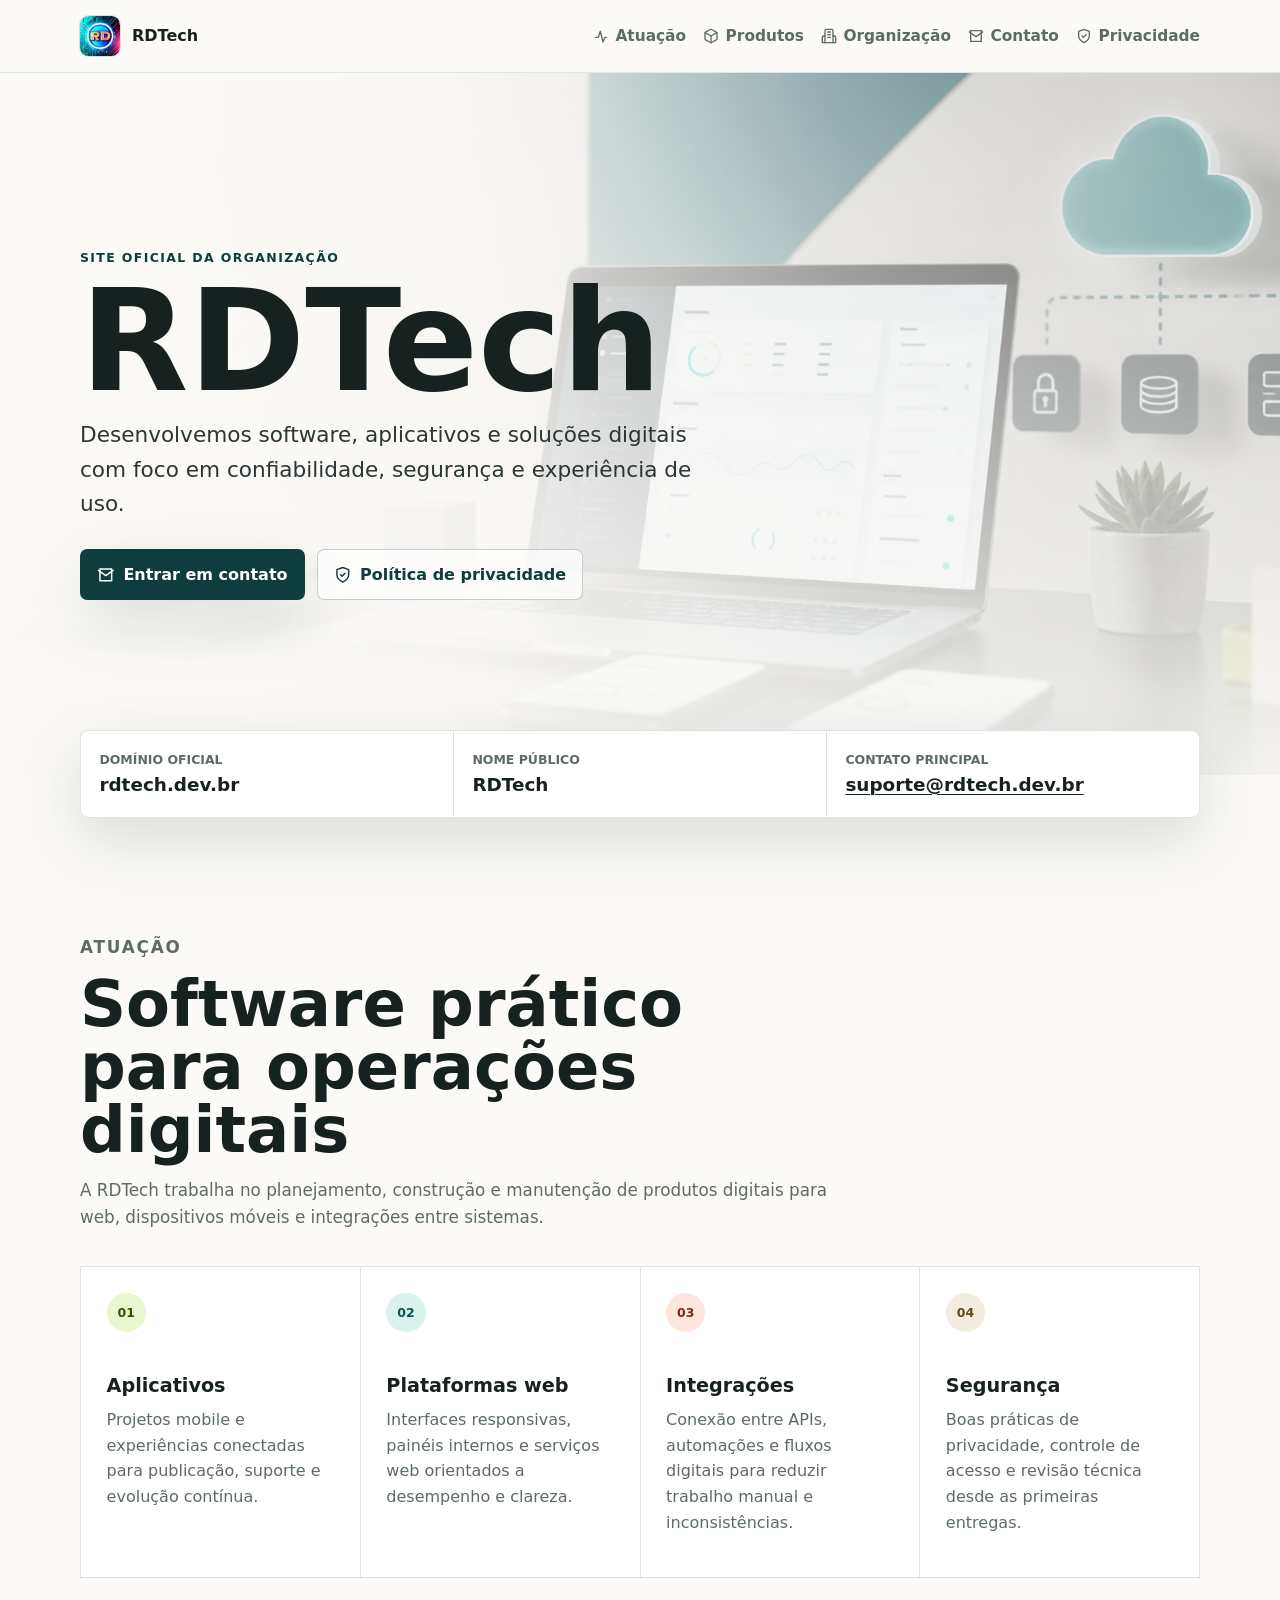
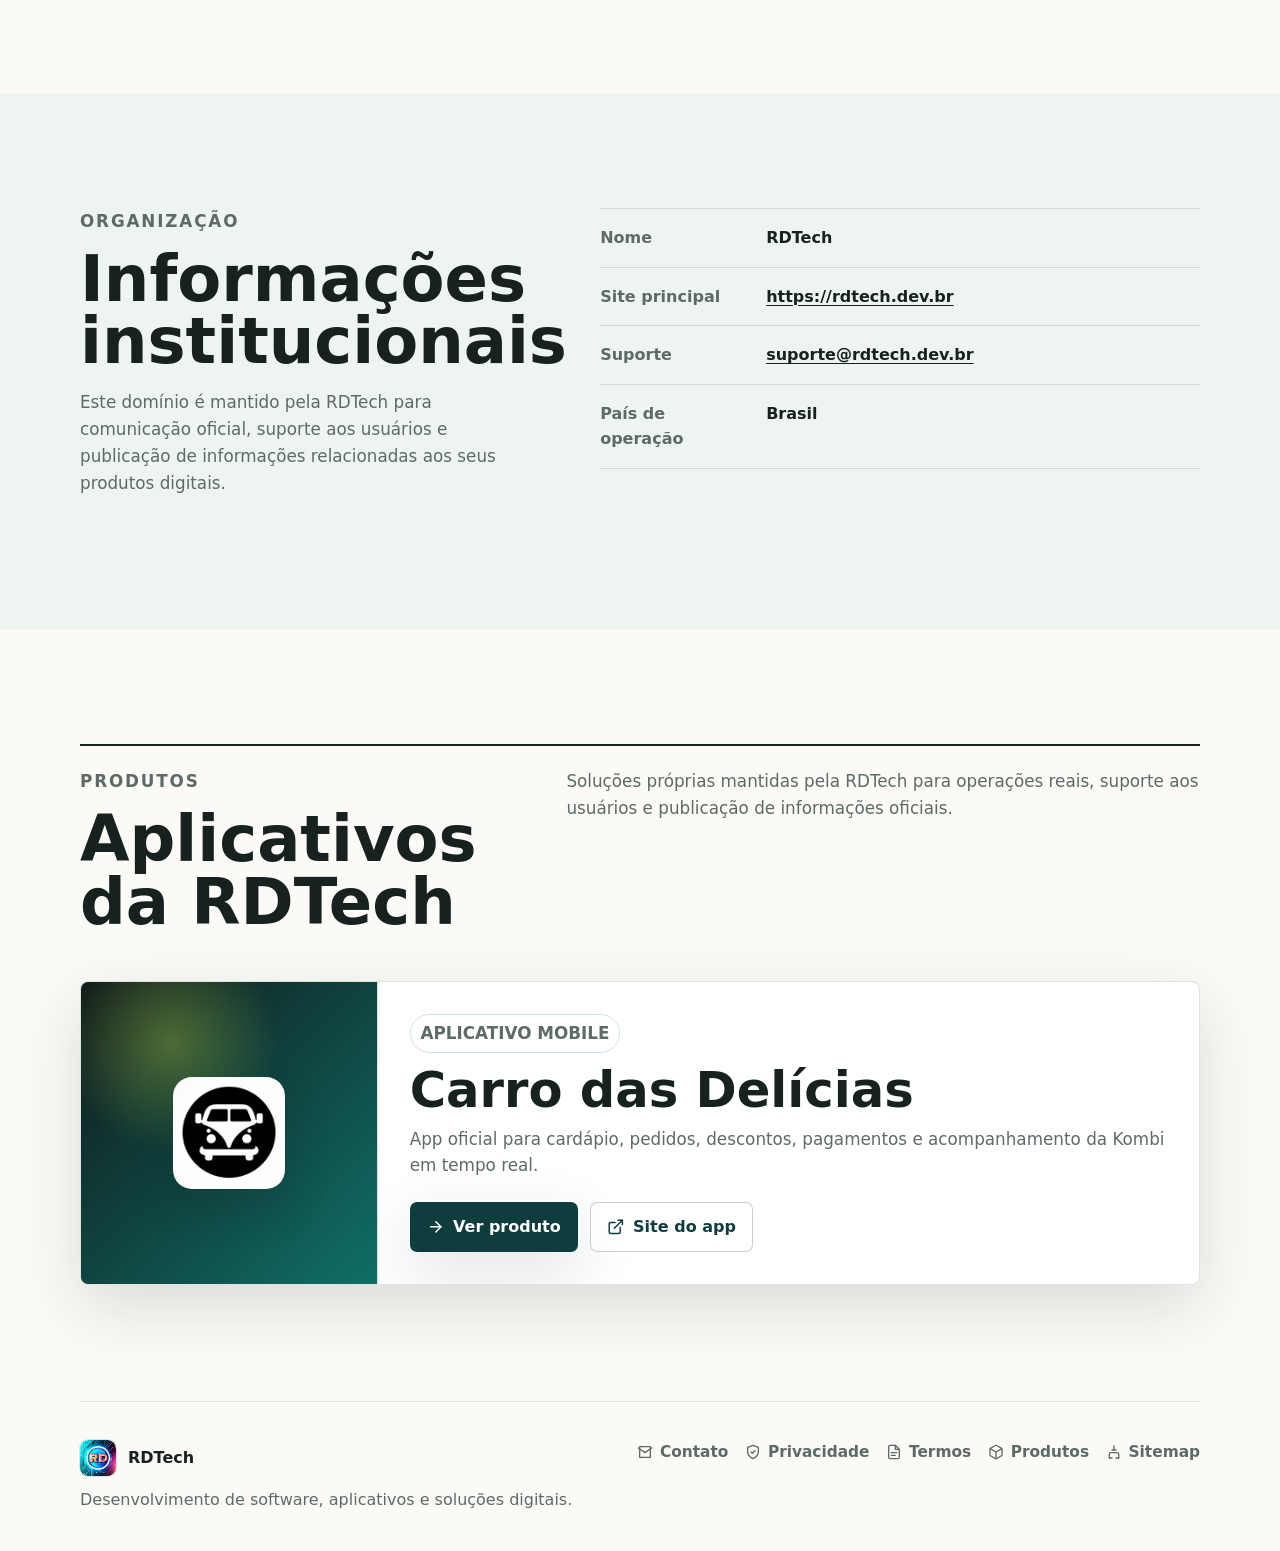
<file: index.html>
<!doctype html>
<html lang="pt-BR">
  <head>
    <meta charset="utf-8">
    <meta name="viewport" content="width=device-width, initial-scale=1">
    <title>RDTech | Site oficial</title>
    <meta name="description" content="Site oficial da RDTech, organização dedicada ao desenvolvimento de software, aplicativos e soluções digitais.">
    <meta name="robots" content="index, follow">
    <meta name="theme-color" content="#0f3d3e">
    <link rel="canonical" href="https://rdtech.dev.br/">
    <link rel="icon" href="/assets/rdtech-icon.png" type="image/png">
    <link rel="apple-touch-icon" href="/assets/rdtech-icon.png">
    <link rel="preload" href="/assets/rdtech-technology-workspace.webp" as="image" type="image/webp">
    <link rel="stylesheet" href="/styles.css">
    <!-- Search Console: prefira verificar rdtech.dev.br como propriedade de domínio via DNS TXT. Se usar tag HTML, cole a meta tag exata do Google aqui. -->
    <script type="application/ld+json">
      {
        "@context": "https://schema.org",
        "@type": "Organization",
        "@id": "https://rdtech.dev.br/#organization",
        "name": "RDTech",
        "url": "https://rdtech.dev.br/",
        "logo": "https://rdtech.dev.br/assets/rdtech-icon.png",
        "email": "suporte@rdtech.dev.br",
        "description": "Organização dedicada ao desenvolvimento de software, aplicativos e soluções digitais.",
        "areaServed": "BR",
        "contactPoint": [
          {
            "@type": "ContactPoint",
            "contactType": "customer support",
            "email": "suporte@rdtech.dev.br",
            "availableLanguage": ["pt-BR"]
          }
        ]
      }
    </script>
    <script type="application/ld+json">
      {
        "@context": "https://schema.org",
        "@type": "WebSite",
        "@id": "https://rdtech.dev.br/#website",
        "name": "RDTech",
        "url": "https://rdtech.dev.br/",
        "publisher": {
          "@id": "https://rdtech.dev.br/#organization"
        },
        "inLanguage": "pt-BR"
      }
    </script>
  </head>
  <body>
    <a class="skip-link" href="#conteudo">Ir para o conteúdo</a>

    <header class="site-header" aria-label="Cabeçalho principal">
      <nav class="nav-shell" aria-label="Navegação principal">
        <a class="brand" href="/" aria-label="RDTech, página inicial">
          <img class="brand-icon" src="/assets/rdtech-icon.png" alt="" width="40" height="40" aria-hidden="true">
          <span>RDTech</span>
        </a>
        <div class="nav-links">
          <a href="/#atuacao">
            <svg aria-hidden="true" viewBox="0 0 24 24">
              <path d="M4 14h4l3-9 4 16 3-7h2"/>
            </svg>
            Atuação
          </a>
          <a href="/#produtos">
            <svg aria-hidden="true" viewBox="0 0 24 24">
              <path d="M21 16V8a2 2 0 0 0-1-1.73l-7-4a2 2 0 0 0-2 0l-7 4A2 2 0 0 0 3 8v8a2 2 0 0 0 1 1.73l7 4a2 2 0 0 0 2 0l7-4A2 2 0 0 0 21 16z"/>
              <path d="m3.27 6.96 8.73 5.05 8.73-5.05"/>
              <path d="M12 22.08V12"/>
            </svg>
            Produtos
          </a>
          <a href="/#organizacao">
            <svg aria-hidden="true" viewBox="0 0 24 24">
              <path d="M6 22V4a2 2 0 0 1 2-2h8a2 2 0 0 1 2 2v18"/>
              <path d="M6 12H4a2 2 0 0 0-2 2v8h20v-8a2 2 0 0 0-2-2h-2"/>
              <path d="M10 6h4"/>
              <path d="M10 10h4"/>
              <path d="M10 14h4"/>
            </svg>
            Organização
          </a>
          <a href="/contato/">
            <svg aria-hidden="true" viewBox="0 0 24 24">
              <path d="M4 4h16v16H4z"/>
              <path d="m22 6-10 7L2 6"/>
            </svg>
            Contato
          </a>
          <a href="/privacidade/">
            <svg aria-hidden="true" viewBox="0 0 24 24">
              <path d="M12 22s8-4 8-10V5l-8-3-8 3v7c0 6 8 10 8 10z"/>
              <path d="M9 12l2 2 4-4"/>
            </svg>
            Privacidade
          </a>
        </div>
      </nav>
    </header>

    <main id="conteudo">
      <section class="hero" aria-labelledby="hero-title">
        <picture class="hero-media">
          <source srcset="/assets/rdtech-technology-workspace.webp" type="image/webp">
          <img class="hero-image" src="/assets/rdtech-technology-workspace.png" alt="Ambiente de trabalho tecnológico com notebook e interfaces digitais.">
        </picture>
        <div class="hero-overlay" aria-hidden="true"></div>
        <div class="hero-content">
          <p class="eyebrow">Site oficial da organização</p>
          <h1 id="hero-title">RDTech</h1>
          <p class="hero-copy">
            Desenvolvemos software, aplicativos e soluções digitais com foco em confiabilidade, segurança e experiência de uso.
          </p>
          <div class="hero-actions" aria-label="Ações principais">
            <a class="button button-primary" href="/contato/">
              <svg aria-hidden="true" viewBox="0 0 24 24">
                <path d="M4 4h16v16H4z"/>
                <path d="m22 6-10 7L2 6"/>
              </svg>
              Entrar em contato
            </a>
            <a class="button button-secondary" href="/privacidade/">
              <svg aria-hidden="true" viewBox="0 0 24 24">
                <path d="M12 22s8-4 8-10V5l-8-3-8 3v7c0 6 8 10 8 10z"/>
                <path d="M9 12l2 2 4-4"/>
              </svg>
              Política de privacidade
            </a>
          </div>
        </div>
      </section>

      <section class="identity-strip" aria-label="Identificação oficial">
        <div>
          <span class="identity-label">Domínio oficial</span>
          <strong>rdtech.dev.br</strong>
        </div>
        <div>
          <span class="identity-label">Nome público</span>
          <strong>RDTech</strong>
        </div>
        <div>
          <span class="identity-label">Contato principal</span>
          <strong><a href="mailto:suporte@rdtech.dev.br">suporte@rdtech.dev.br</a></strong>
        </div>
      </section>

      <section class="section" id="atuacao" aria-labelledby="atuacao-title">
        <div class="section-heading">
          <p class="eyebrow">Atuação</p>
          <h2 id="atuacao-title">Software prático para operações digitais</h2>
          <p>
            A RDTech trabalha no planejamento, construção e manutenção de produtos digitais para web, dispositivos móveis e integrações entre sistemas.
          </p>
        </div>

        <div class="feature-grid">
          <article class="feature-item">
            <span class="feature-icon" aria-hidden="true">01</span>
            <h3>Aplicativos</h3>
            <p>Projetos mobile e experiências conectadas para publicação, suporte e evolução contínua.</p>
          </article>
          <article class="feature-item">
            <span class="feature-icon" aria-hidden="true">02</span>
            <h3>Plataformas web</h3>
            <p>Interfaces responsivas, painéis internos e serviços web orientados a desempenho e clareza.</p>
          </article>
          <article class="feature-item">
            <span class="feature-icon" aria-hidden="true">03</span>
            <h3>Integrações</h3>
            <p>Conexão entre APIs, automações e fluxos digitais para reduzir trabalho manual e inconsistências.</p>
          </article>
          <article class="feature-item">
            <span class="feature-icon" aria-hidden="true">04</span>
            <h3>Segurança</h3>
            <p>Boas práticas de privacidade, controle de acesso e revisão técnica desde as primeiras entregas.</p>
          </article>
        </div>
      </section>

      <section class="section section-muted" id="organizacao" aria-labelledby="organizacao-title">
        <div class="organization-layout">
          <div class="section-heading compact">
            <p class="eyebrow">Organização</p>
            <h2 id="organizacao-title">Informações institucionais</h2>
            <p>
              Este domínio é mantido pela RDTech para comunicação oficial, suporte aos usuários e publicação de informações relacionadas aos seus produtos digitais.
            </p>
          </div>

          <dl class="info-list">
            <div>
              <dt>Nome</dt>
              <dd>RDTech</dd>
            </div>
            <div>
              <dt>Site principal</dt>
              <dd><a href="https://rdtech.dev.br/">https://rdtech.dev.br</a></dd>
            </div>
            <div>
              <dt>Suporte</dt>
              <dd><a href="mailto:suporte@rdtech.dev.br">suporte@rdtech.dev.br</a></dd>
            </div>
            <div>
              <dt>País de operação</dt>
              <dd>Brasil</dd>
            </div>
          </dl>
        </div>
      </section>

      <section class="section" id="produtos" aria-labelledby="produtos-title">
        <div class="split-layout">
          <div>
            <p class="eyebrow">Produtos</p>
            <h2 id="produtos-title">Aplicativos da RDTech</h2>
          </div>
          <p>
            Soluções próprias mantidas pela RDTech para operações reais, suporte aos usuários e publicação de informações oficiais.
          </p>
        </div>

        <div class="product-grid" aria-label="Produtos publicados">
          <article class="product-card">
            <div class="product-card-media">
              <img src="/assets/carro-das-delicias-icon.png" alt="Ícone do aplicativo Carro das Delícias" width="112" height="112">
            </div>
            <div class="product-card-content">
              <p class="product-status">Aplicativo mobile</p>
              <h3>Carro das Delícias</h3>
              <p>
                App oficial para cardápio, pedidos, descontos, pagamentos e acompanhamento da Kombi em tempo real.
              </p>
              <div class="product-actions">
                <a class="button button-primary" href="/produtos/carro-das-delicias/">
                  <svg aria-hidden="true" viewBox="0 0 24 24">
                    <path d="M5 12h14"/>
                    <path d="m12 5 7 7-7 7"/>
                  </svg>
                  Ver produto
                </a>
                <a class="button button-secondary" href="https://carrodasdelicias.vercel.app/" rel="noopener">
                  <svg aria-hidden="true" viewBox="0 0 24 24">
                    <path d="M18 13v6a2 2 0 0 1-2 2H5a2 2 0 0 1-2-2V8a2 2 0 0 1 2-2h6"/>
                    <path d="M15 3h6v6"/>
                    <path d="m10 14 11-11"/>
                  </svg>
                  Site do app
                </a>
              </div>
            </div>
          </article>
        </div>
      </section>
    </main>

    <footer class="site-footer">
      <div>
        <a class="brand footer-brand" href="/" aria-label="RDTech, página inicial">
          <img class="brand-icon" src="/assets/rdtech-icon.png" alt="" width="36" height="36" aria-hidden="true">
          <span>RDTech</span>
        </a>
        <p>Desenvolvimento de software, aplicativos e soluções digitais.</p>
      </div>
      <nav class="footer-links" aria-label="Links do rodapé">
        <a href="/contato/">
          <svg aria-hidden="true" viewBox="0 0 24 24">
            <path d="M4 4h16v16H4z"/>
            <path d="m22 6-10 7L2 6"/>
          </svg>
          Contato
        </a>
        <a href="/privacidade/">
          <svg aria-hidden="true" viewBox="0 0 24 24">
            <path d="M12 22s8-4 8-10V5l-8-3-8 3v7c0 6 8 10 8 10z"/>
            <path d="M9 12l2 2 4-4"/>
          </svg>
          Privacidade
        </a>
        <a href="/termos/">
          <svg aria-hidden="true" viewBox="0 0 24 24">
            <path d="M14 2H6a2 2 0 0 0-2 2v16a2 2 0 0 0 2 2h12a2 2 0 0 0 2-2V8z"/>
            <path d="M14 2v6h6"/>
            <path d="M8 13h8"/>
            <path d="M8 17h6"/>
          </svg>
          Termos
        </a>
        <a href="/produtos/carro-das-delicias/">
          <svg aria-hidden="true" viewBox="0 0 24 24">
            <path d="M21 16V8a2 2 0 0 0-1-1.73l-7-4a2 2 0 0 0-2 0l-7 4A2 2 0 0 0 3 8v8a2 2 0 0 0 1 1.73l7 4a2 2 0 0 0 2 0l7-4A2 2 0 0 0 21 16z"/>
            <path d="m3.27 6.96 8.73 5.05 8.73-5.05"/>
            <path d="M12 22.08V12"/>
          </svg>
          Produtos
        </a>
        <a href="/sitemap.xml">
          <svg aria-hidden="true" viewBox="0 0 24 24">
            <path d="M12 3v6"/>
            <path d="M5 21v-6a2 2 0 0 1 2-2h10a2 2 0 0 1 2 2v6"/>
            <path d="M5 21h4"/>
            <path d="M15 21h4"/>
            <path d="M9 9h6"/>
          </svg>
          Sitemap
        </a>
      </nav>
    </footer>
  </body>
</html>
</file>
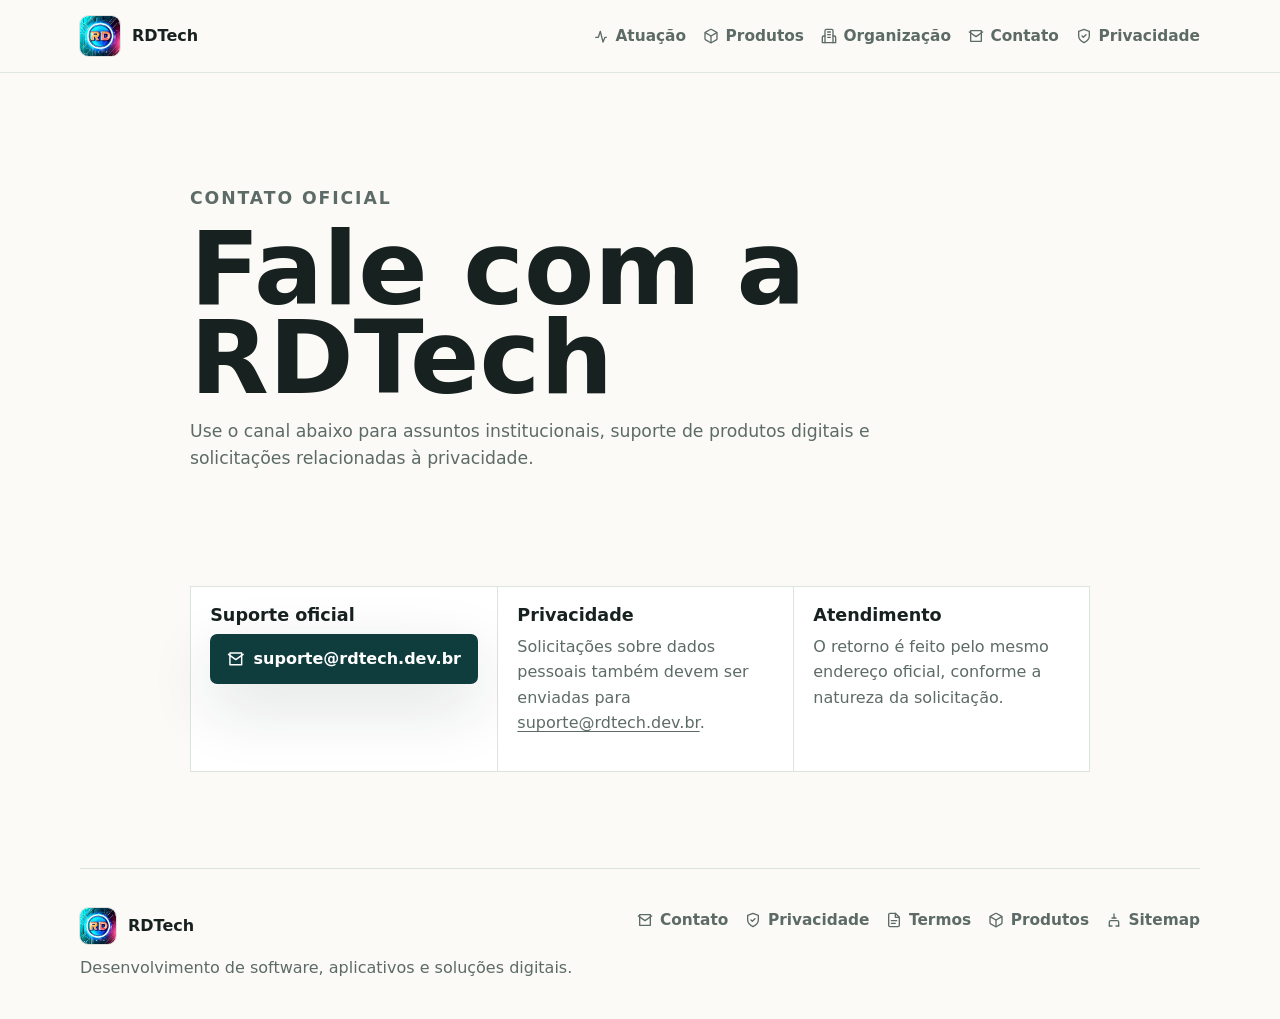
<file: contato/index.html>
<!doctype html>
<html lang="pt-BR">
  <head>
    <meta charset="utf-8">
    <meta name="viewport" content="width=device-width, initial-scale=1">
    <title>Contato | RDTech</title>
    <meta name="description" content="Canal oficial de contato da RDTech para suporte, privacidade e assuntos institucionais.">
    <meta name="robots" content="index, follow">
    <meta name="theme-color" content="#0f3d3e">
    <link rel="canonical" href="https://rdtech.dev.br/contato/">
    <link rel="icon" href="/assets/rdtech-icon.png" type="image/png">
    <link rel="apple-touch-icon" href="/assets/rdtech-icon.png">
    <link rel="stylesheet" href="/styles.css">
    <script type="application/ld+json">
      {
        "@context": "https://schema.org",
        "@type": "ContactPage",
        "name": "Contato | RDTech",
        "url": "https://rdtech.dev.br/contato/",
        "mainEntity": {
          "@type": "Organization",
          "name": "RDTech",
          "url": "https://rdtech.dev.br/",
          "email": "suporte@rdtech.dev.br"
        }
      }
    </script>
  </head>
  <body>
    <a class="skip-link" href="#conteudo">Ir para o conteúdo</a>
    <header class="site-header" aria-label="Cabeçalho principal">
      <nav class="nav-shell" aria-label="Navegação principal">
        <a class="brand" href="/" aria-label="RDTech, página inicial">
          <img class="brand-icon" src="/assets/rdtech-icon.png" alt="" width="40" height="40" aria-hidden="true">
          <span>RDTech</span>
        </a>
        <div class="nav-links">
          <a href="/#atuacao">
            <svg aria-hidden="true" viewBox="0 0 24 24">
              <path d="M4 14h4l3-9 4 16 3-7h2"/>
            </svg>
            Atuação
          </a>
          <a href="/#produtos">
            <svg aria-hidden="true" viewBox="0 0 24 24">
              <path d="M21 16V8a2 2 0 0 0-1-1.73l-7-4a2 2 0 0 0-2 0l-7 4A2 2 0 0 0 3 8v8a2 2 0 0 0 1 1.73l7 4a2 2 0 0 0 2 0l7-4A2 2 0 0 0 21 16z"/>
              <path d="m3.27 6.96 8.73 5.05 8.73-5.05"/>
              <path d="M12 22.08V12"/>
            </svg>
            Produtos
          </a>
          <a href="/#organizacao">
            <svg aria-hidden="true" viewBox="0 0 24 24">
              <path d="M6 22V4a2 2 0 0 1 2-2h8a2 2 0 0 1 2 2v18"/>
              <path d="M6 12H4a2 2 0 0 0-2 2v8h20v-8a2 2 0 0 0-2-2h-2"/>
              <path d="M10 6h4"/>
              <path d="M10 10h4"/>
              <path d="M10 14h4"/>
            </svg>
            Organização
          </a>
          <a href="/contato/">
            <svg aria-hidden="true" viewBox="0 0 24 24">
              <path d="M4 4h16v16H4z"/>
              <path d="m22 6-10 7L2 6"/>
            </svg>
            Contato
          </a>
          <a href="/privacidade/">
            <svg aria-hidden="true" viewBox="0 0 24 24">
              <path d="M12 22s8-4 8-10V5l-8-3-8 3v7c0 6 8 10 8 10z"/>
              <path d="M9 12l2 2 4-4"/>
            </svg>
            Privacidade
          </a>
        </div>
      </nav>
    </header>

    <main id="conteudo">
      <section class="page-hero" aria-labelledby="page-title">
        <p class="eyebrow">Contato oficial</p>
        <h1 id="page-title">Fale com a RDTech</h1>
        <p>Use o canal abaixo para assuntos institucionais, suporte de produtos digitais e solicitações relacionadas à privacidade.</p>
      </section>

      <section class="content-page" aria-label="Canais de contato">
        <div class="contact-methods">
          <article>
            <h2>Suporte oficial</h2>
            <p><a class="button button-primary" href="mailto:suporte@rdtech.dev.br">
              <svg aria-hidden="true" viewBox="0 0 24 24">
                <path d="M4 4h16v16H4z"/>
                <path d="m22 6-10 7L2 6"/>
              </svg>
              suporte@rdtech.dev.br
            </a></p>
          </article>
          <article>
            <h2>Privacidade</h2>
            <p>Solicitações sobre dados pessoais também devem ser enviadas para <a href="mailto:suporte@rdtech.dev.br">suporte@rdtech.dev.br</a>.</p>
          </article>
          <article>
            <h2>Atendimento</h2>
            <p>O retorno é feito pelo mesmo endereço oficial, conforme a natureza da solicitação.</p>
          </article>
        </div>
      </section>
    </main>

    <footer class="site-footer">
      <div>
        <a class="brand footer-brand" href="/" aria-label="RDTech, página inicial">
          <img class="brand-icon" src="/assets/rdtech-icon.png" alt="" width="36" height="36" aria-hidden="true">
          <span>RDTech</span>
        </a>
        <p>Desenvolvimento de software, aplicativos e soluções digitais.</p>
      </div>
      <nav class="footer-links" aria-label="Links do rodapé">
        <a href="/contato/">
          <svg aria-hidden="true" viewBox="0 0 24 24">
            <path d="M4 4h16v16H4z"/>
            <path d="m22 6-10 7L2 6"/>
          </svg>
          Contato
        </a>
        <a href="/privacidade/">
          <svg aria-hidden="true" viewBox="0 0 24 24">
            <path d="M12 22s8-4 8-10V5l-8-3-8 3v7c0 6 8 10 8 10z"/>
            <path d="M9 12l2 2 4-4"/>
          </svg>
          Privacidade
        </a>
        <a href="/termos/">
          <svg aria-hidden="true" viewBox="0 0 24 24">
            <path d="M14 2H6a2 2 0 0 0-2 2v16a2 2 0 0 0 2 2h12a2 2 0 0 0 2-2V8z"/>
            <path d="M14 2v6h6"/>
            <path d="M8 13h8"/>
            <path d="M8 17h6"/>
          </svg>
          Termos
        </a>
        <a href="/produtos/carro-das-delicias/">
          <svg aria-hidden="true" viewBox="0 0 24 24">
            <path d="M21 16V8a2 2 0 0 0-1-1.73l-7-4a2 2 0 0 0-2 0l-7 4A2 2 0 0 0 3 8v8a2 2 0 0 0 1 1.73l7 4a2 2 0 0 0 2 0l7-4A2 2 0 0 0 21 16z"/>
            <path d="m3.27 6.96 8.73 5.05 8.73-5.05"/>
            <path d="M12 22.08V12"/>
          </svg>
          Produtos
        </a>
        <a href="/sitemap.xml">
          <svg aria-hidden="true" viewBox="0 0 24 24">
            <path d="M12 3v6"/>
            <path d="M5 21v-6a2 2 0 0 1 2-2h10a2 2 0 0 1 2 2v6"/>
            <path d="M5 21h4"/>
            <path d="M15 21h4"/>
            <path d="M9 9h6"/>
          </svg>
          Sitemap
        </a>
      </nav>
    </footer>
  </body>
</html>
</file>
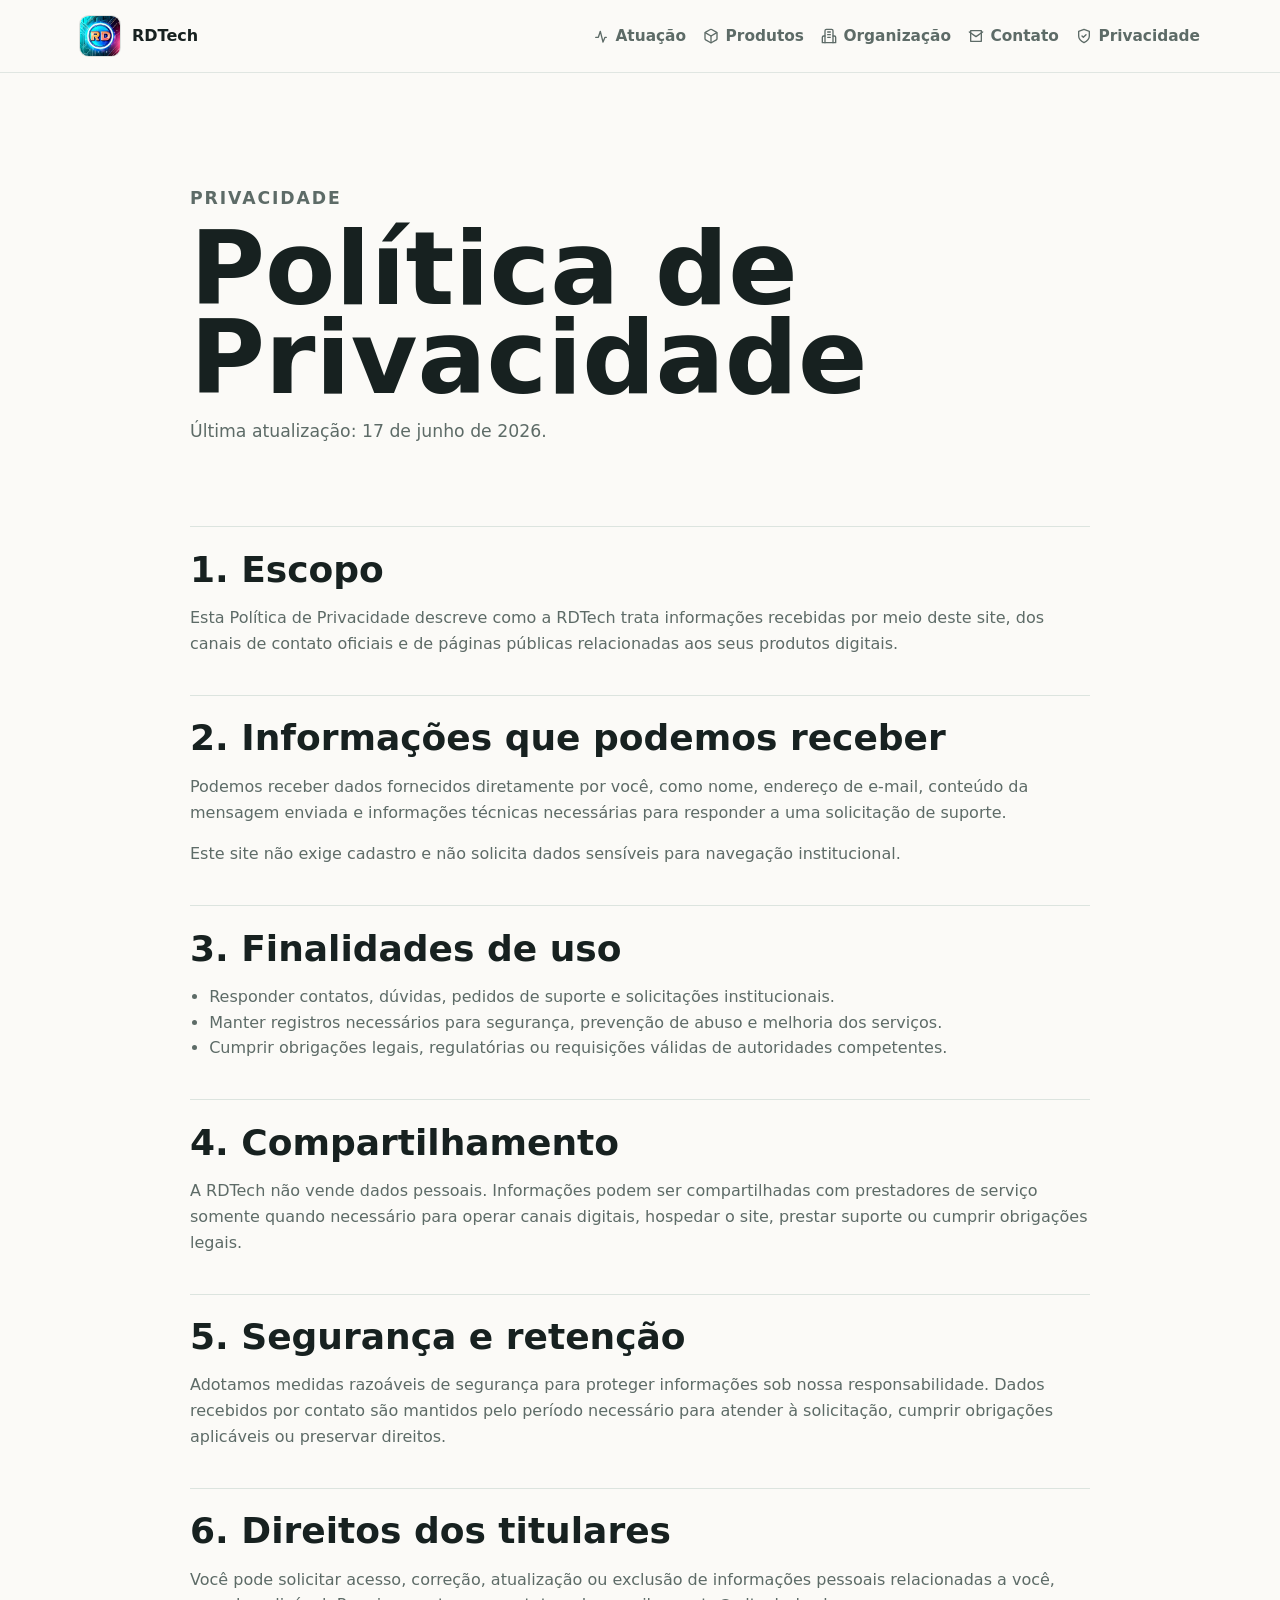
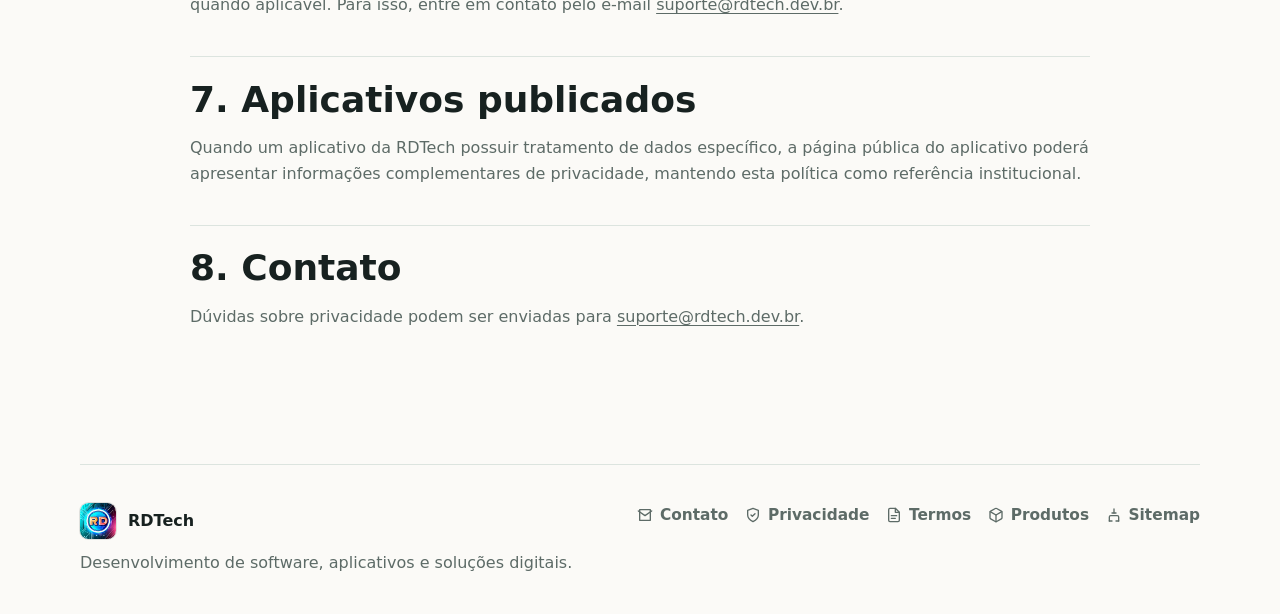
<file: privacidade/index.html>
<!doctype html>
<html lang="pt-BR">
  <head>
    <meta charset="utf-8">
    <meta name="viewport" content="width=device-width, initial-scale=1">
    <title>Política de Privacidade | RDTech</title>
    <meta name="description" content="Política de Privacidade da RDTech para o site oficial e canais de contato.">
    <meta name="robots" content="index, follow">
    <meta name="theme-color" content="#0f3d3e">
    <link rel="canonical" href="https://rdtech.dev.br/privacidade/">
    <link rel="icon" href="/assets/rdtech-icon.png" type="image/png">
    <link rel="apple-touch-icon" href="/assets/rdtech-icon.png">
    <link rel="stylesheet" href="/styles.css">
  </head>
  <body>
    <a class="skip-link" href="#conteudo">Ir para o conteúdo</a>
    <header class="site-header" aria-label="Cabeçalho principal">
      <nav class="nav-shell" aria-label="Navegação principal">
        <a class="brand" href="/" aria-label="RDTech, página inicial">
          <img class="brand-icon" src="/assets/rdtech-icon.png" alt="" width="40" height="40" aria-hidden="true">
          <span>RDTech</span>
        </a>
        <div class="nav-links">
          <a href="/#atuacao">
            <svg aria-hidden="true" viewBox="0 0 24 24">
              <path d="M4 14h4l3-9 4 16 3-7h2"/>
            </svg>
            Atuação
          </a>
          <a href="/#produtos">
            <svg aria-hidden="true" viewBox="0 0 24 24">
              <path d="M21 16V8a2 2 0 0 0-1-1.73l-7-4a2 2 0 0 0-2 0l-7 4A2 2 0 0 0 3 8v8a2 2 0 0 0 1 1.73l7 4a2 2 0 0 0 2 0l7-4A2 2 0 0 0 21 16z"/>
              <path d="m3.27 6.96 8.73 5.05 8.73-5.05"/>
              <path d="M12 22.08V12"/>
            </svg>
            Produtos
          </a>
          <a href="/#organizacao">
            <svg aria-hidden="true" viewBox="0 0 24 24">
              <path d="M6 22V4a2 2 0 0 1 2-2h8a2 2 0 0 1 2 2v18"/>
              <path d="M6 12H4a2 2 0 0 0-2 2v8h20v-8a2 2 0 0 0-2-2h-2"/>
              <path d="M10 6h4"/>
              <path d="M10 10h4"/>
              <path d="M10 14h4"/>
            </svg>
            Organização
          </a>
          <a href="/contato/">
            <svg aria-hidden="true" viewBox="0 0 24 24">
              <path d="M4 4h16v16H4z"/>
              <path d="m22 6-10 7L2 6"/>
            </svg>
            Contato
          </a>
          <a href="/privacidade/">
            <svg aria-hidden="true" viewBox="0 0 24 24">
              <path d="M12 22s8-4 8-10V5l-8-3-8 3v7c0 6 8 10 8 10z"/>
              <path d="M9 12l2 2 4-4"/>
            </svg>
            Privacidade
          </a>
        </div>
      </nav>
    </header>

    <main id="conteudo">
      <section class="page-hero" aria-labelledby="page-title">
        <p class="eyebrow">Privacidade</p>
        <h1 id="page-title">Política de Privacidade</h1>
        <p>Última atualização: 17 de junho de 2026.</p>
      </section>

      <article class="content-page">
        <section>
          <h2>1. Escopo</h2>
          <p>
            Esta Política de Privacidade descreve como a RDTech trata informações recebidas por meio deste site, dos canais de contato oficiais e de páginas públicas relacionadas aos seus produtos digitais.
          </p>
        </section>

        <section>
          <h2>2. Informações que podemos receber</h2>
          <p>
            Podemos receber dados fornecidos diretamente por você, como nome, endereço de e-mail, conteúdo da mensagem enviada e informações técnicas necessárias para responder a uma solicitação de suporte.
          </p>
          <p>
            Este site não exige cadastro e não solicita dados sensíveis para navegação institucional.
          </p>
        </section>

        <section>
          <h2>3. Finalidades de uso</h2>
          <ul>
            <li>Responder contatos, dúvidas, pedidos de suporte e solicitações institucionais.</li>
            <li>Manter registros necessários para segurança, prevenção de abuso e melhoria dos serviços.</li>
            <li>Cumprir obrigações legais, regulatórias ou requisições válidas de autoridades competentes.</li>
          </ul>
        </section>

        <section>
          <h2>4. Compartilhamento</h2>
          <p>
            A RDTech não vende dados pessoais. Informações podem ser compartilhadas com prestadores de serviço somente quando necessário para operar canais digitais, hospedar o site, prestar suporte ou cumprir obrigações legais.
          </p>
        </section>

        <section>
          <h2>5. Segurança e retenção</h2>
          <p>
            Adotamos medidas razoáveis de segurança para proteger informações sob nossa responsabilidade. Dados recebidos por contato são mantidos pelo período necessário para atender à solicitação, cumprir obrigações aplicáveis ou preservar direitos.
          </p>
        </section>

        <section>
          <h2>6. Direitos dos titulares</h2>
          <p>
            Você pode solicitar acesso, correção, atualização ou exclusão de informações pessoais relacionadas a você, quando aplicável. Para isso, entre em contato pelo e-mail <a href="mailto:suporte@rdtech.dev.br">suporte@rdtech.dev.br</a>.
          </p>
        </section>

        <section>
          <h2>7. Aplicativos publicados</h2>
          <p>
            Quando um aplicativo da RDTech possuir tratamento de dados específico, a página pública do aplicativo poderá apresentar informações complementares de privacidade, mantendo esta política como referência institucional.
          </p>
        </section>

        <section>
          <h2>8. Contato</h2>
          <p>
            Dúvidas sobre privacidade podem ser enviadas para <a href="mailto:suporte@rdtech.dev.br">suporte@rdtech.dev.br</a>.
          </p>
        </section>
      </article>
    </main>

    <footer class="site-footer">
      <div>
        <a class="brand footer-brand" href="/" aria-label="RDTech, página inicial">
          <img class="brand-icon" src="/assets/rdtech-icon.png" alt="" width="36" height="36" aria-hidden="true">
          <span>RDTech</span>
        </a>
        <p>Desenvolvimento de software, aplicativos e soluções digitais.</p>
      </div>
      <nav class="footer-links" aria-label="Links do rodapé">
        <a href="/contato/">
          <svg aria-hidden="true" viewBox="0 0 24 24">
            <path d="M4 4h16v16H4z"/>
            <path d="m22 6-10 7L2 6"/>
          </svg>
          Contato
        </a>
        <a href="/privacidade/">
          <svg aria-hidden="true" viewBox="0 0 24 24">
            <path d="M12 22s8-4 8-10V5l-8-3-8 3v7c0 6 8 10 8 10z"/>
            <path d="M9 12l2 2 4-4"/>
          </svg>
          Privacidade
        </a>
        <a href="/termos/">
          <svg aria-hidden="true" viewBox="0 0 24 24">
            <path d="M14 2H6a2 2 0 0 0-2 2v16a2 2 0 0 0 2 2h12a2 2 0 0 0 2-2V8z"/>
            <path d="M14 2v6h6"/>
            <path d="M8 13h8"/>
            <path d="M8 17h6"/>
          </svg>
          Termos
        </a>
        <a href="/produtos/carro-das-delicias/">
          <svg aria-hidden="true" viewBox="0 0 24 24">
            <path d="M21 16V8a2 2 0 0 0-1-1.73l-7-4a2 2 0 0 0-2 0l-7 4A2 2 0 0 0 3 8v8a2 2 0 0 0 1 1.73l7 4a2 2 0 0 0 2 0l7-4A2 2 0 0 0 21 16z"/>
            <path d="m3.27 6.96 8.73 5.05 8.73-5.05"/>
            <path d="M12 22.08V12"/>
          </svg>
          Produtos
        </a>
        <a href="/sitemap.xml">
          <svg aria-hidden="true" viewBox="0 0 24 24">
            <path d="M12 3v6"/>
            <path d="M5 21v-6a2 2 0 0 1 2-2h10a2 2 0 0 1 2 2v6"/>
            <path d="M5 21h4"/>
            <path d="M15 21h4"/>
            <path d="M9 9h6"/>
          </svg>
          Sitemap
        </a>
      </nav>
    </footer>
  </body>
</html>
</file>
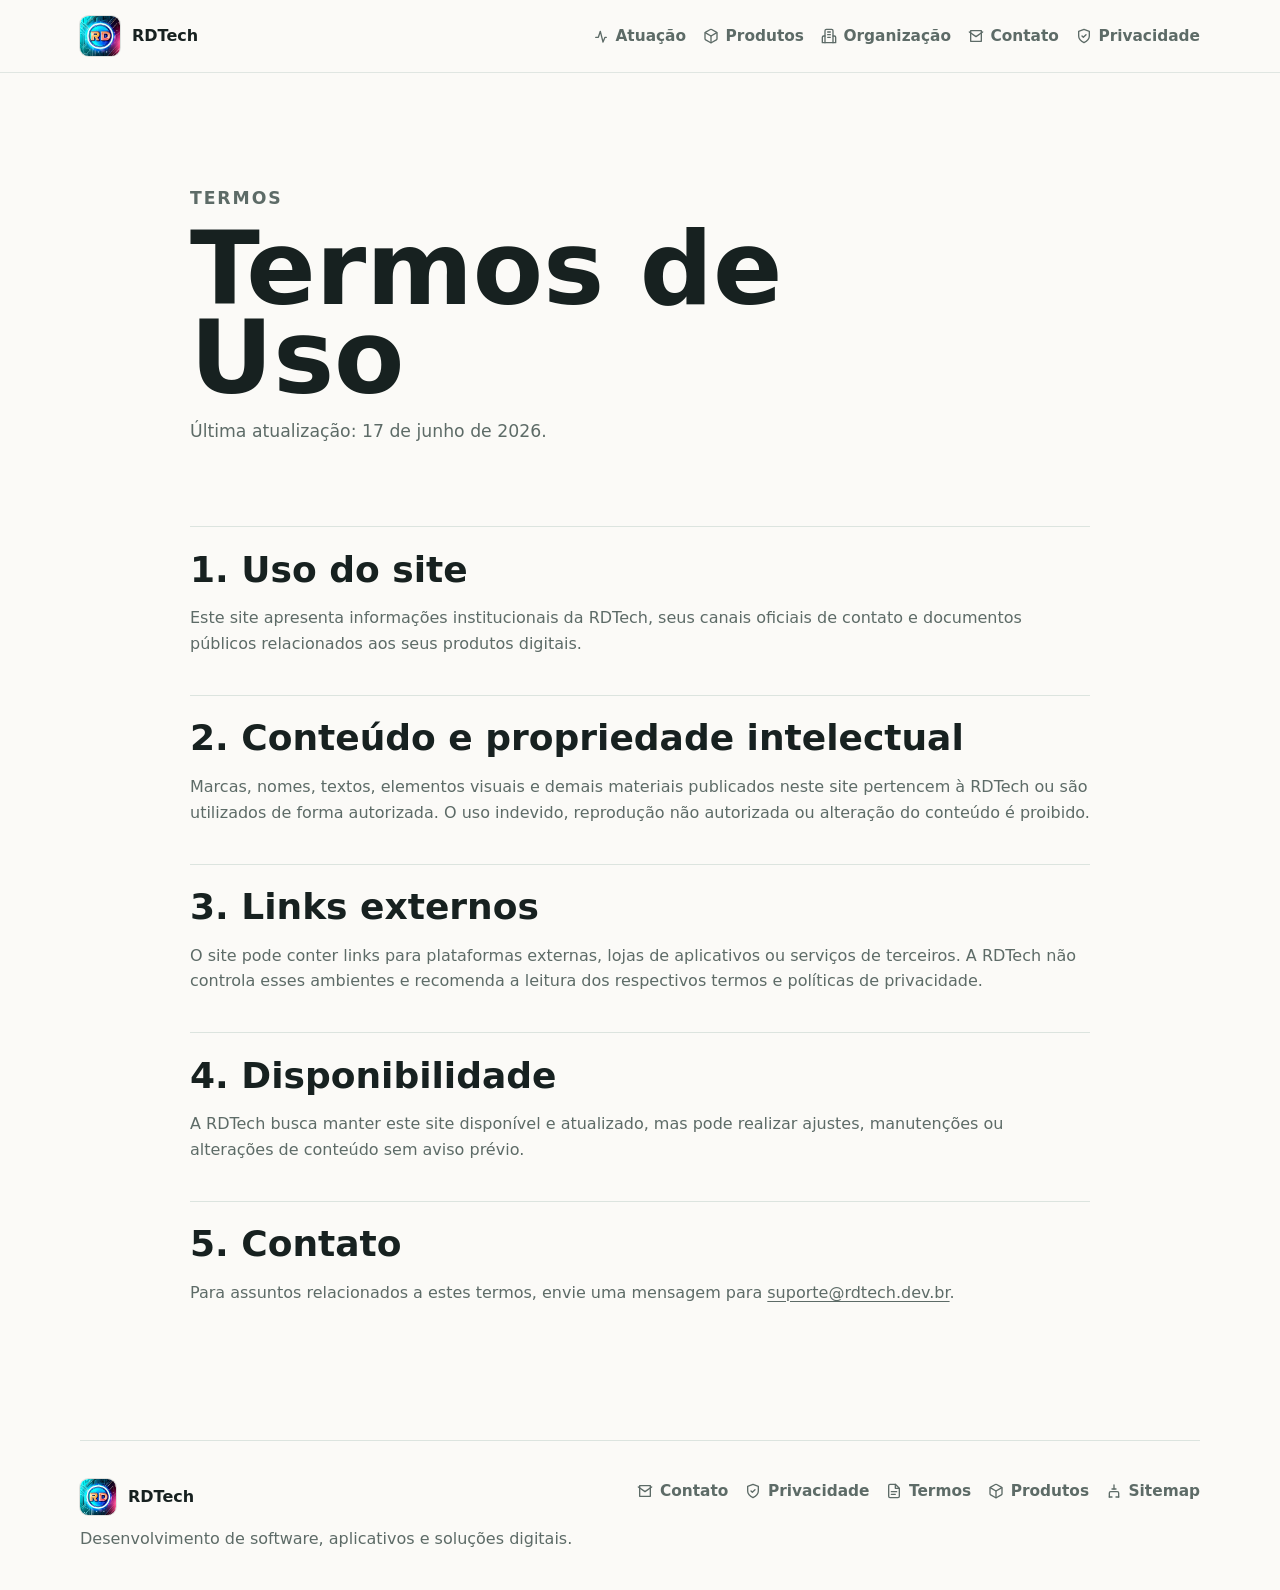
<file: termos/index.html>
<!doctype html>
<html lang="pt-BR">
  <head>
    <meta charset="utf-8">
    <meta name="viewport" content="width=device-width, initial-scale=1">
    <title>Termos de Uso | RDTech</title>
    <meta name="description" content="Termos de Uso do site oficial da RDTech.">
    <meta name="robots" content="index, follow">
    <meta name="theme-color" content="#0f3d3e">
    <link rel="canonical" href="https://rdtech.dev.br/termos/">
    <link rel="icon" href="/assets/rdtech-icon.png" type="image/png">
    <link rel="apple-touch-icon" href="/assets/rdtech-icon.png">
    <link rel="stylesheet" href="/styles.css">
  </head>
  <body>
    <a class="skip-link" href="#conteudo">Ir para o conteúdo</a>
    <header class="site-header" aria-label="Cabeçalho principal">
      <nav class="nav-shell" aria-label="Navegação principal">
        <a class="brand" href="/" aria-label="RDTech, página inicial">
          <img class="brand-icon" src="/assets/rdtech-icon.png" alt="" width="40" height="40" aria-hidden="true">
          <span>RDTech</span>
        </a>
        <div class="nav-links">
          <a href="/#atuacao">
            <svg aria-hidden="true" viewBox="0 0 24 24">
              <path d="M4 14h4l3-9 4 16 3-7h2"/>
            </svg>
            Atuação
          </a>
          <a href="/#produtos">
            <svg aria-hidden="true" viewBox="0 0 24 24">
              <path d="M21 16V8a2 2 0 0 0-1-1.73l-7-4a2 2 0 0 0-2 0l-7 4A2 2 0 0 0 3 8v8a2 2 0 0 0 1 1.73l7 4a2 2 0 0 0 2 0l7-4A2 2 0 0 0 21 16z"/>
              <path d="m3.27 6.96 8.73 5.05 8.73-5.05"/>
              <path d="M12 22.08V12"/>
            </svg>
            Produtos
          </a>
          <a href="/#organizacao">
            <svg aria-hidden="true" viewBox="0 0 24 24">
              <path d="M6 22V4a2 2 0 0 1 2-2h8a2 2 0 0 1 2 2v18"/>
              <path d="M6 12H4a2 2 0 0 0-2 2v8h20v-8a2 2 0 0 0-2-2h-2"/>
              <path d="M10 6h4"/>
              <path d="M10 10h4"/>
              <path d="M10 14h4"/>
            </svg>
            Organização
          </a>
          <a href="/contato/">
            <svg aria-hidden="true" viewBox="0 0 24 24">
              <path d="M4 4h16v16H4z"/>
              <path d="m22 6-10 7L2 6"/>
            </svg>
            Contato
          </a>
          <a href="/privacidade/">
            <svg aria-hidden="true" viewBox="0 0 24 24">
              <path d="M12 22s8-4 8-10V5l-8-3-8 3v7c0 6 8 10 8 10z"/>
              <path d="M9 12l2 2 4-4"/>
            </svg>
            Privacidade
          </a>
        </div>
      </nav>
    </header>

    <main id="conteudo">
      <section class="page-hero" aria-labelledby="page-title">
        <p class="eyebrow">Termos</p>
        <h1 id="page-title">Termos de Uso</h1>
        <p>Última atualização: 17 de junho de 2026.</p>
      </section>

      <article class="content-page">
        <section>
          <h2>1. Uso do site</h2>
          <p>
            Este site apresenta informações institucionais da RDTech, seus canais oficiais de contato e documentos públicos relacionados aos seus produtos digitais.
          </p>
        </section>

        <section>
          <h2>2. Conteúdo e propriedade intelectual</h2>
          <p>
            Marcas, nomes, textos, elementos visuais e demais materiais publicados neste site pertencem à RDTech ou são utilizados de forma autorizada. O uso indevido, reprodução não autorizada ou alteração do conteúdo é proibido.
          </p>
        </section>

        <section>
          <h2>3. Links externos</h2>
          <p>
            O site pode conter links para plataformas externas, lojas de aplicativos ou serviços de terceiros. A RDTech não controla esses ambientes e recomenda a leitura dos respectivos termos e políticas de privacidade.
          </p>
        </section>

        <section>
          <h2>4. Disponibilidade</h2>
          <p>
            A RDTech busca manter este site disponível e atualizado, mas pode realizar ajustes, manutenções ou alterações de conteúdo sem aviso prévio.
          </p>
        </section>

        <section>
          <h2>5. Contato</h2>
          <p>
            Para assuntos relacionados a estes termos, envie uma mensagem para <a href="mailto:suporte@rdtech.dev.br">suporte@rdtech.dev.br</a>.
          </p>
        </section>
      </article>
    </main>

    <footer class="site-footer">
      <div>
        <a class="brand footer-brand" href="/" aria-label="RDTech, página inicial">
          <img class="brand-icon" src="/assets/rdtech-icon.png" alt="" width="36" height="36" aria-hidden="true">
          <span>RDTech</span>
        </a>
        <p>Desenvolvimento de software, aplicativos e soluções digitais.</p>
      </div>
      <nav class="footer-links" aria-label="Links do rodapé">
        <a href="/contato/">
          <svg aria-hidden="true" viewBox="0 0 24 24">
            <path d="M4 4h16v16H4z"/>
            <path d="m22 6-10 7L2 6"/>
          </svg>
          Contato
        </a>
        <a href="/privacidade/">
          <svg aria-hidden="true" viewBox="0 0 24 24">
            <path d="M12 22s8-4 8-10V5l-8-3-8 3v7c0 6 8 10 8 10z"/>
            <path d="M9 12l2 2 4-4"/>
          </svg>
          Privacidade
        </a>
        <a href="/termos/">
          <svg aria-hidden="true" viewBox="0 0 24 24">
            <path d="M14 2H6a2 2 0 0 0-2 2v16a2 2 0 0 0 2 2h12a2 2 0 0 0 2-2V8z"/>
            <path d="M14 2v6h6"/>
            <path d="M8 13h8"/>
            <path d="M8 17h6"/>
          </svg>
          Termos
        </a>
        <a href="/produtos/carro-das-delicias/">
          <svg aria-hidden="true" viewBox="0 0 24 24">
            <path d="M21 16V8a2 2 0 0 0-1-1.73l-7-4a2 2 0 0 0-2 0l-7 4A2 2 0 0 0 3 8v8a2 2 0 0 0 1 1.73l7 4a2 2 0 0 0 2 0l7-4A2 2 0 0 0 21 16z"/>
            <path d="m3.27 6.96 8.73 5.05 8.73-5.05"/>
            <path d="M12 22.08V12"/>
          </svg>
          Produtos
        </a>
        <a href="/sitemap.xml">
          <svg aria-hidden="true" viewBox="0 0 24 24">
            <path d="M12 3v6"/>
            <path d="M5 21v-6a2 2 0 0 1 2-2h10a2 2 0 0 1 2 2v6"/>
            <path d="M5 21h4"/>
            <path d="M15 21h4"/>
            <path d="M9 9h6"/>
          </svg>
          Sitemap
        </a>
      </nav>
    </footer>
  </body>
</html>
</file>
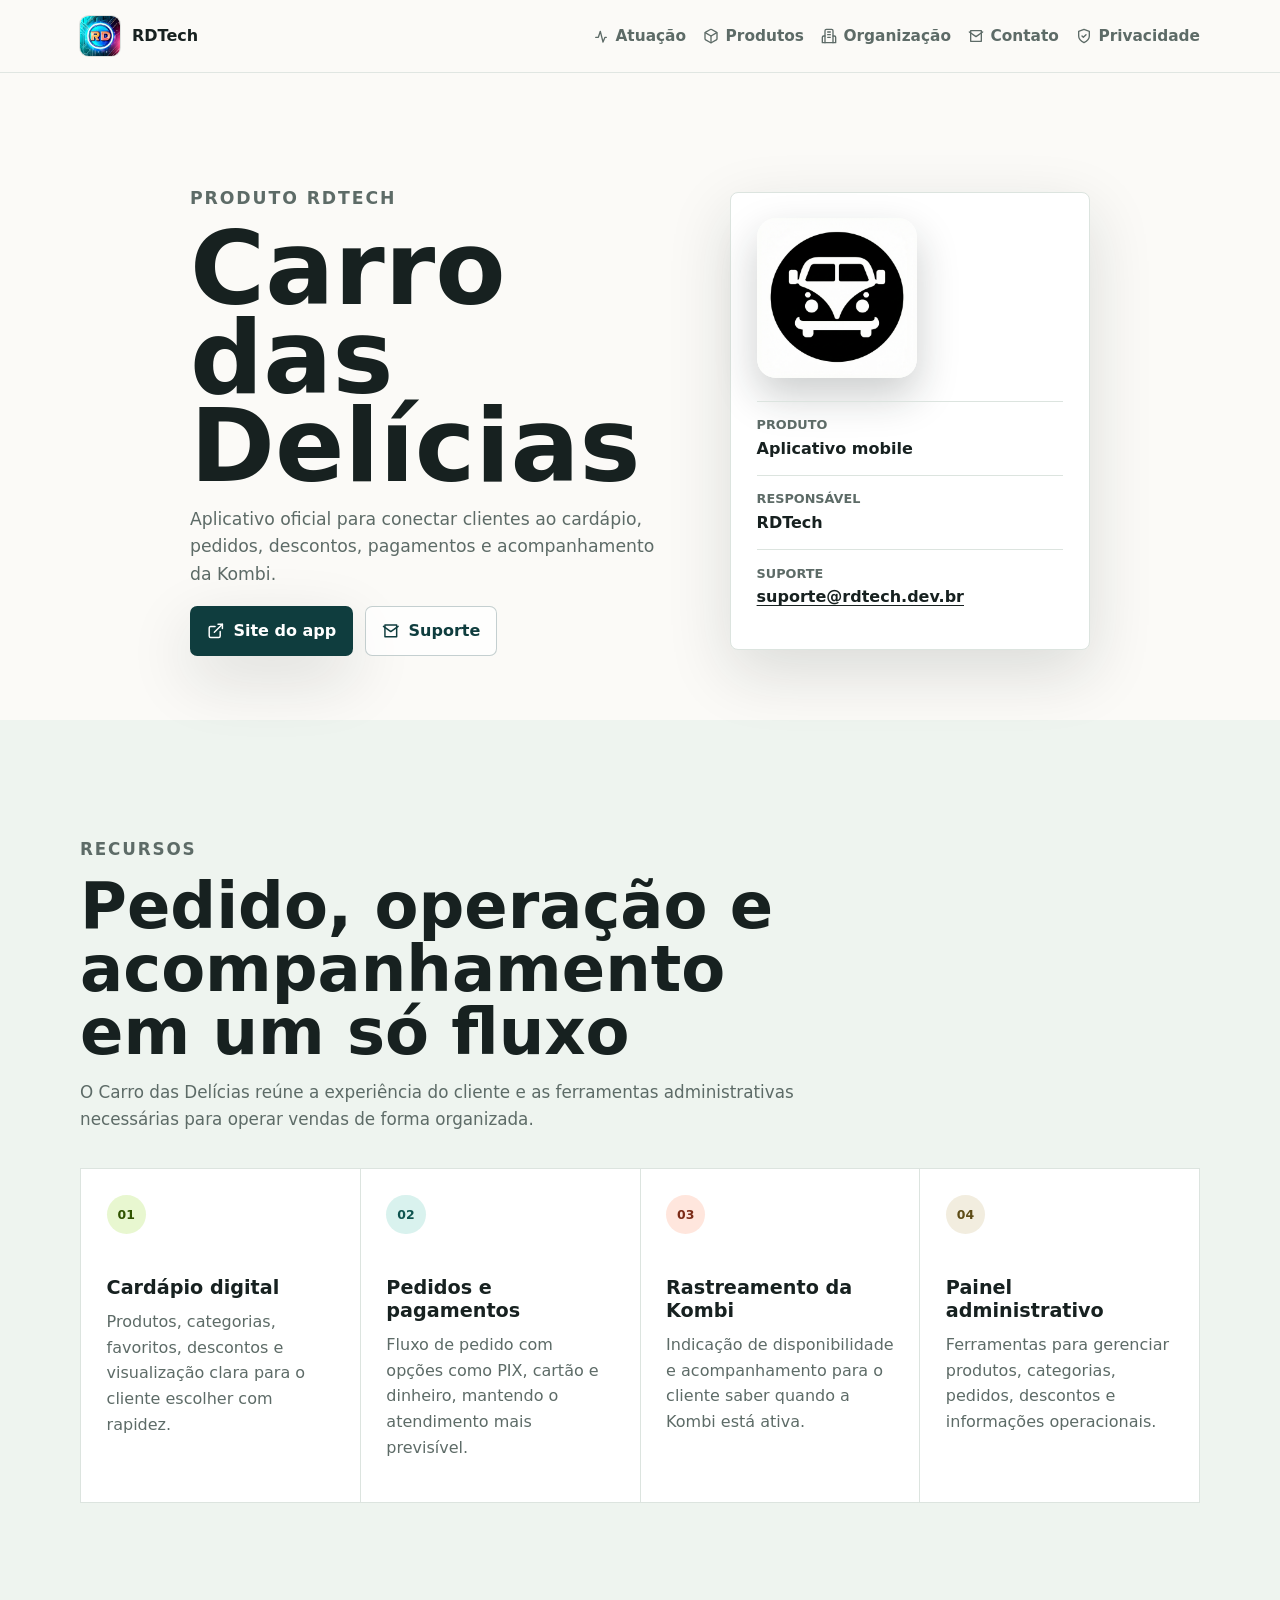
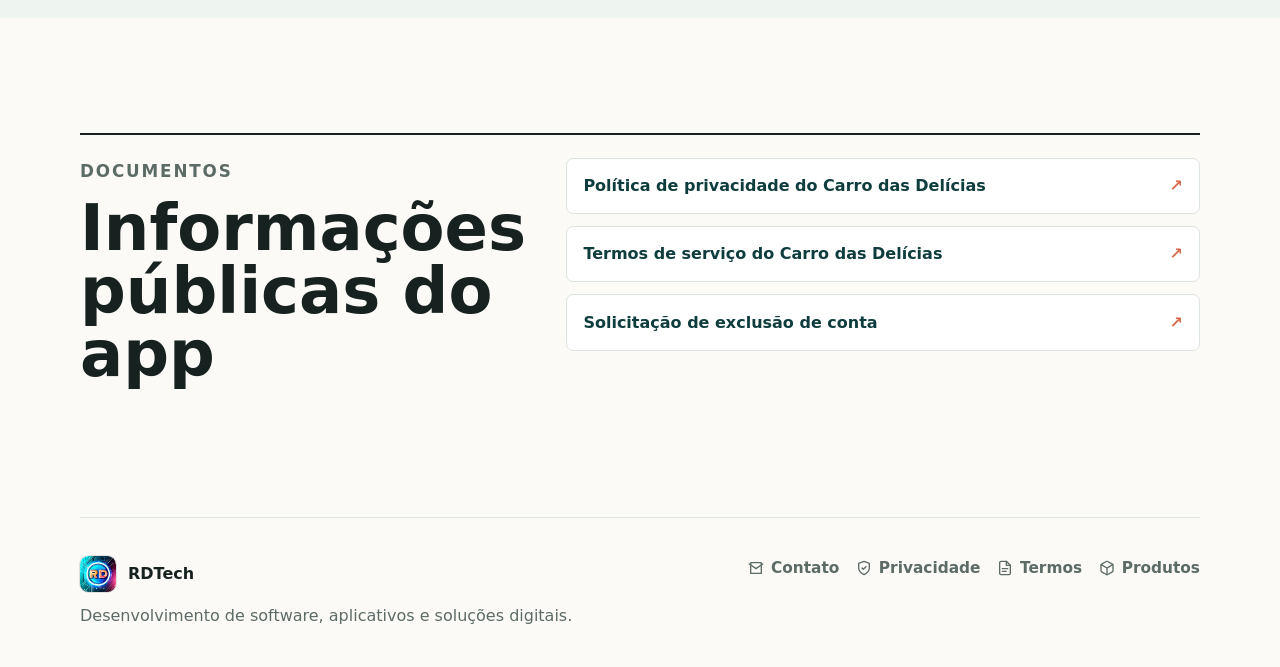
<file: produtos/carro-das-delicias/index.html>
<!doctype html>
<html lang="pt-BR">
  <head>
    <meta charset="utf-8">
    <meta name="viewport" content="width=device-width, initial-scale=1">
    <title>Carro das Delícias | Produto RDTech</title>
    <meta name="description" content="Página oficial do Carro das Delícias, aplicativo da RDTech para cardápio, pedidos, pagamentos e acompanhamento da Kombi.">
    <meta name="robots" content="index, follow">
    <meta name="theme-color" content="#0f3d3e">
    <link rel="canonical" href="https://rdtech.dev.br/produtos/carro-das-delicias/">
    <link rel="icon" href="/assets/rdtech-icon.png" type="image/png">
    <link rel="apple-touch-icon" href="/assets/rdtech-icon.png">
    <link rel="stylesheet" href="/styles.css">
    <script type="application/ld+json">
      {
        "@context": "https://schema.org",
        "@type": "SoftwareApplication",
        "name": "Carro das Delícias",
        "applicationCategory": "FoodAndDrinkApplication",
        "operatingSystem": "Android",
        "url": "https://rdtech.dev.br/produtos/carro-das-delicias/",
        "image": "https://rdtech.dev.br/assets/carro-das-delicias-icon.png",
        "publisher": {
          "@type": "Organization",
          "name": "RDTech",
          "url": "https://rdtech.dev.br/"
        },
        "inLanguage": "pt-BR"
      }
    </script>
  </head>
  <body>
    <a class="skip-link" href="#conteudo">Ir para o conteúdo</a>

    <header class="site-header" aria-label="Cabeçalho principal">
      <nav class="nav-shell" aria-label="Navegação principal">
        <a class="brand" href="/" aria-label="RDTech, página inicial">
          <img class="brand-icon" src="/assets/rdtech-icon.png" alt="" width="40" height="40" aria-hidden="true">
          <span>RDTech</span>
        </a>
        <div class="nav-links">
          <a href="/#atuacao">
            <svg aria-hidden="true" viewBox="0 0 24 24">
              <path d="M4 14h4l3-9 4 16 3-7h2"/>
            </svg>
            Atuação
          </a>
          <a href="/#produtos">
            <svg aria-hidden="true" viewBox="0 0 24 24">
              <path d="M21 16V8a2 2 0 0 0-1-1.73l-7-4a2 2 0 0 0-2 0l-7 4A2 2 0 0 0 3 8v8a2 2 0 0 0 1 1.73l7 4a2 2 0 0 0 2 0l7-4A2 2 0 0 0 21 16z"/>
              <path d="m3.27 6.96 8.73 5.05 8.73-5.05"/>
              <path d="M12 22.08V12"/>
            </svg>
            Produtos
          </a>
          <a href="/#organizacao">
            <svg aria-hidden="true" viewBox="0 0 24 24">
              <path d="M6 22V4a2 2 0 0 1 2-2h8a2 2 0 0 1 2 2v18"/>
              <path d="M6 12H4a2 2 0 0 0-2 2v8h20v-8a2 2 0 0 0-2-2h-2"/>
              <path d="M10 6h4"/>
              <path d="M10 10h4"/>
              <path d="M10 14h4"/>
            </svg>
            Organização
          </a>
          <a href="/contato/">
            <svg aria-hidden="true" viewBox="0 0 24 24">
              <path d="M4 4h16v16H4z"/>
              <path d="m22 6-10 7L2 6"/>
            </svg>
            Contato
          </a>
          <a href="/privacidade/">
            <svg aria-hidden="true" viewBox="0 0 24 24">
              <path d="M12 22s8-4 8-10V5l-8-3-8 3v7c0 6 8 10 8 10z"/>
              <path d="M9 12l2 2 4-4"/>
            </svg>
            Privacidade
          </a>
        </div>
      </nav>
    </header>

    <main id="conteudo">
      <section class="page-hero product-hero" aria-labelledby="page-title">
        <div>
          <p class="eyebrow">Produto RDTech</p>
          <h1 id="page-title">Carro das Delícias</h1>
          <p>
            Aplicativo oficial para conectar clientes ao cardápio, pedidos, descontos, pagamentos e acompanhamento da Kombi.
          </p>
          <div class="hero-actions">
            <a class="button button-primary" href="https://carrodasdelicias.vercel.app/" rel="noopener">
              <svg aria-hidden="true" viewBox="0 0 24 24">
                <path d="M18 13v6a2 2 0 0 1-2 2H5a2 2 0 0 1-2-2V8a2 2 0 0 1 2-2h6"/>
                <path d="M15 3h6v6"/>
                <path d="m10 14 11-11"/>
              </svg>
              Site do app
            </a>
            <a class="button button-secondary" href="/contato/">
              <svg aria-hidden="true" viewBox="0 0 24 24">
                <path d="M4 4h16v16H4z"/>
                <path d="m22 6-10 7L2 6"/>
              </svg>
              Suporte
            </a>
          </div>
        </div>
        <aside class="app-summary" aria-label="Resumo do aplicativo">
          <img src="/assets/carro-das-delicias-icon.png" alt="Ícone do aplicativo Carro das Delícias" width="160" height="160">
          <dl>
            <div>
              <dt>Produto</dt>
              <dd>Aplicativo mobile</dd>
            </div>
            <div>
              <dt>Responsável</dt>
              <dd>RDTech</dd>
            </div>
            <div>
              <dt>Suporte</dt>
              <dd><a href="mailto:suporte@rdtech.dev.br">suporte@rdtech.dev.br</a></dd>
            </div>
          </dl>
        </aside>
      </section>

      <section class="section section-muted" aria-labelledby="recursos-title">
        <div>
          <div class="section-heading">
            <p class="eyebrow">Recursos</p>
            <h2 id="recursos-title">Pedido, operação e acompanhamento em um só fluxo</h2>
            <p>
              O Carro das Delícias reúne a experiência do cliente e as ferramentas administrativas necessárias para operar vendas de forma organizada.
            </p>
          </div>

          <div class="feature-grid">
            <article class="feature-item">
              <span class="feature-icon" aria-hidden="true">01</span>
              <h3>Cardápio digital</h3>
              <p>Produtos, categorias, favoritos, descontos e visualização clara para o cliente escolher com rapidez.</p>
            </article>
            <article class="feature-item">
              <span class="feature-icon" aria-hidden="true">02</span>
              <h3>Pedidos e pagamentos</h3>
              <p>Fluxo de pedido com opções como PIX, cartão e dinheiro, mantendo o atendimento mais previsível.</p>
            </article>
            <article class="feature-item">
              <span class="feature-icon" aria-hidden="true">03</span>
              <h3>Rastreamento da Kombi</h3>
              <p>Indicação de disponibilidade e acompanhamento para o cliente saber quando a Kombi está ativa.</p>
            </article>
            <article class="feature-item">
              <span class="feature-icon" aria-hidden="true">04</span>
              <h3>Painel administrativo</h3>
              <p>Ferramentas para gerenciar produtos, categorias, pedidos, descontos e informações operacionais.</p>
            </article>
          </div>
        </div>
      </section>

      <section class="section" aria-labelledby="documentos-title">
        <div class="split-layout">
          <div>
            <p class="eyebrow">Documentos</p>
            <h2 id="documentos-title">Informações públicas do app</h2>
          </div>
          <div class="document-list">
            <a href="/produtos/carro-das-delicias/politica-de-privacidade/">
              Política de privacidade do Carro das Delícias
            </a>
            <a href="/produtos/carro-das-delicias/termos-de-servico/">
              Termos de serviço do Carro das Delícias
            </a>
            <a href="/produtos/carro-das-delicias/excluir-conta/">
              Solicitação de exclusão de conta
            </a>
          </div>
        </div>
      </section>
    </main>

    <footer class="site-footer">
      <div>
        <a class="brand footer-brand" href="/" aria-label="RDTech, página inicial">
          <img class="brand-icon" src="/assets/rdtech-icon.png" alt="" width="36" height="36" aria-hidden="true">
          <span>RDTech</span>
        </a>
        <p>Desenvolvimento de software, aplicativos e soluções digitais.</p>
      </div>
      <nav class="footer-links" aria-label="Links do rodapé">
        <a href="/contato/">
          <svg aria-hidden="true" viewBox="0 0 24 24">
            <path d="M4 4h16v16H4z"/>
            <path d="m22 6-10 7L2 6"/>
          </svg>
          Contato
        </a>
        <a href="/privacidade/">
          <svg aria-hidden="true" viewBox="0 0 24 24">
            <path d="M12 22s8-4 8-10V5l-8-3-8 3v7c0 6 8 10 8 10z"/>
            <path d="M9 12l2 2 4-4"/>
          </svg>
          Privacidade
        </a>
        <a href="/termos/">
          <svg aria-hidden="true" viewBox="0 0 24 24">
            <path d="M14 2H6a2 2 0 0 0-2 2v16a2 2 0 0 0 2 2h12a2 2 0 0 0 2-2V8z"/>
            <path d="M14 2v6h6"/>
            <path d="M8 13h8"/>
            <path d="M8 17h6"/>
          </svg>
          Termos
        </a>
        <a href="/produtos/carro-das-delicias/">
          <svg aria-hidden="true" viewBox="0 0 24 24">
            <path d="M21 16V8a2 2 0 0 0-1-1.73l-7-4a2 2 0 0 0-2 0l-7 4A2 2 0 0 0 3 8v8a2 2 0 0 0 1 1.73l7 4a2 2 0 0 0 2 0l7-4A2 2 0 0 0 21 16z"/>
            <path d="m3.27 6.96 8.73 5.05 8.73-5.05"/>
            <path d="M12 22.08V12"/>
          </svg>
          Produtos
        </a>
      </nav>
    </footer>
  </body>
</html>
</file>
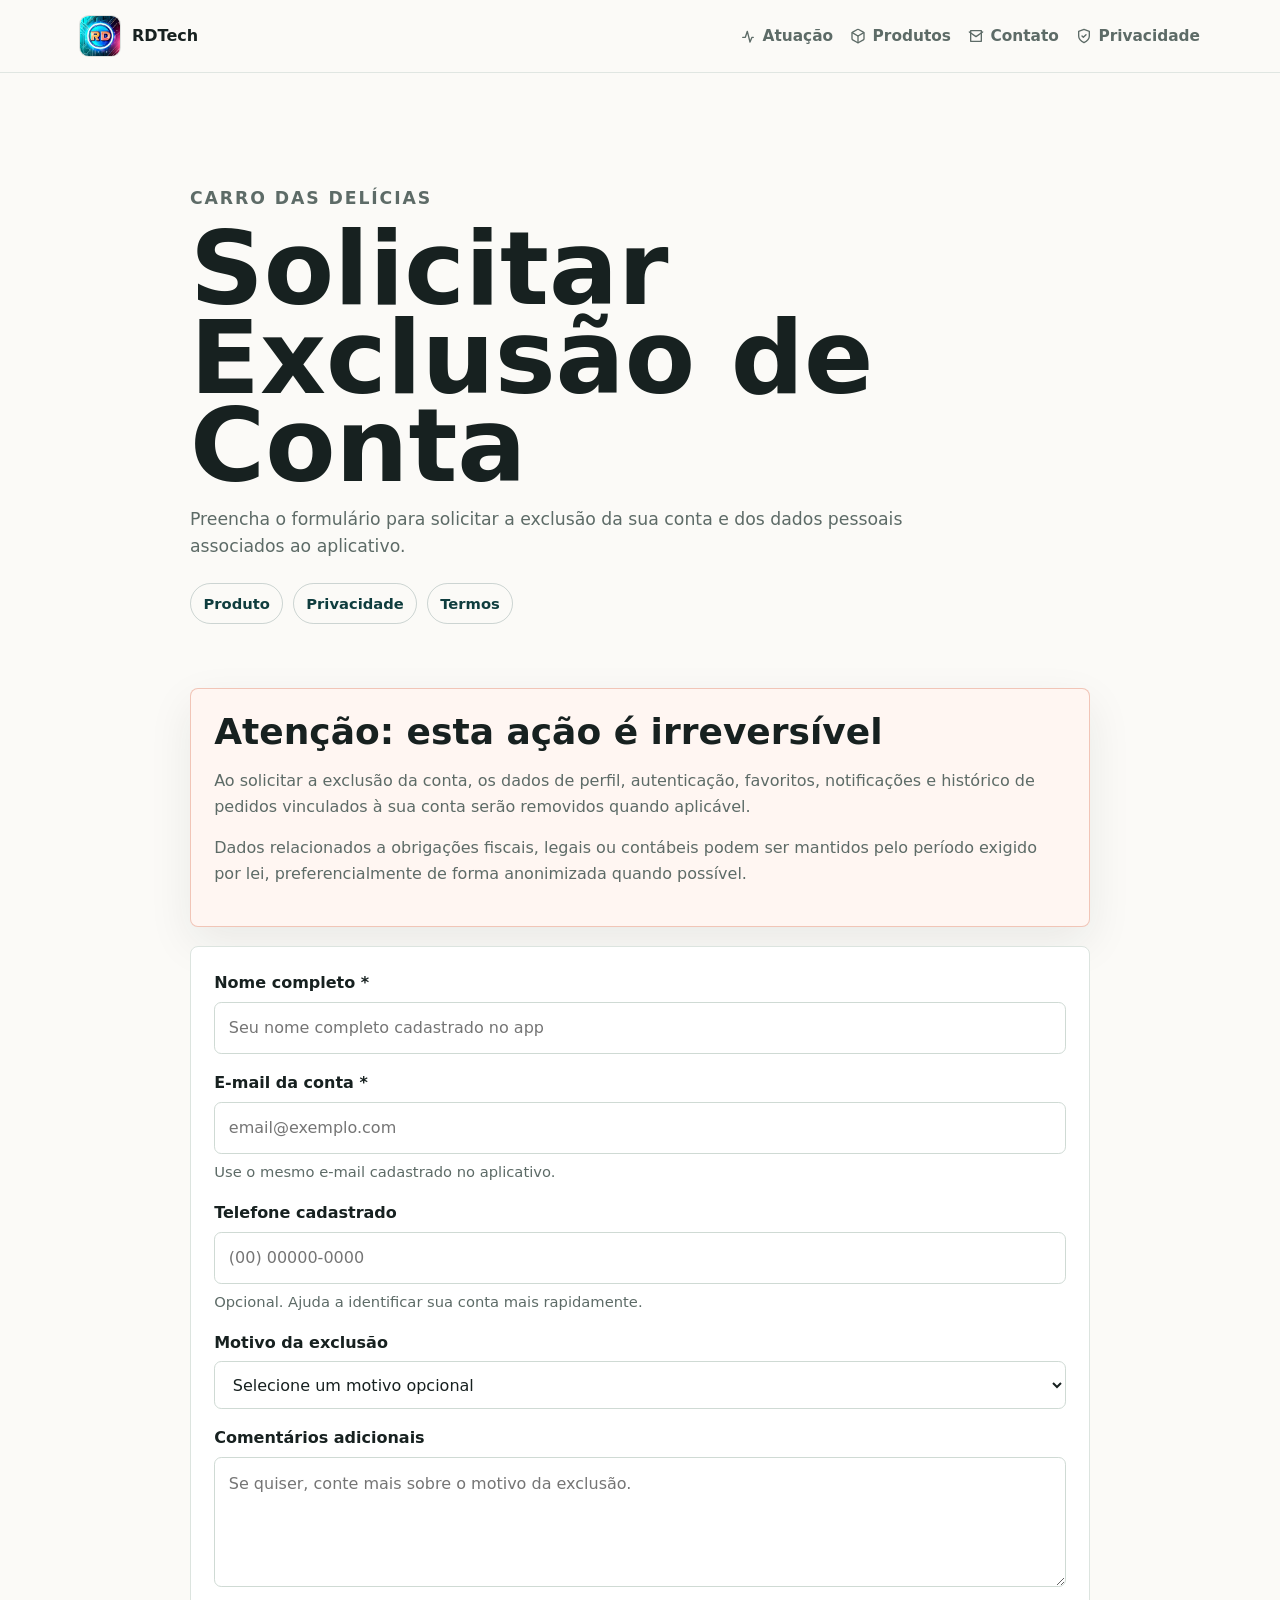
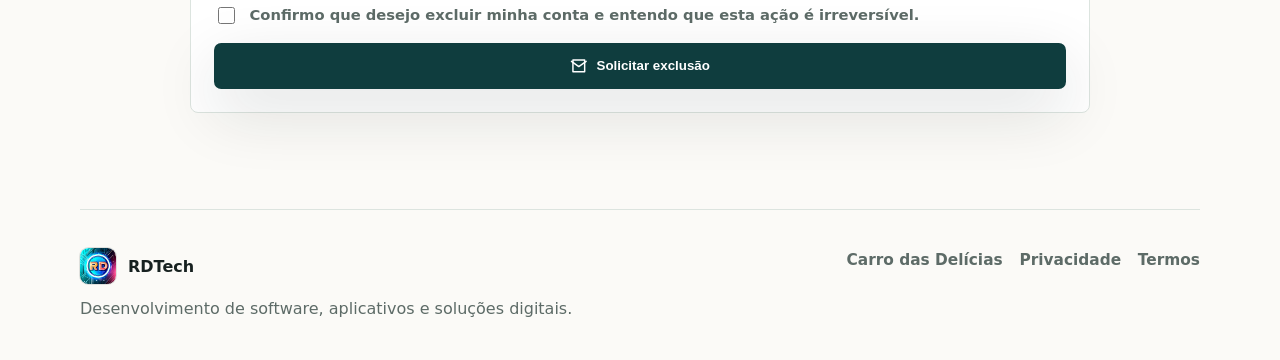
<file: produtos/carro-das-delicias/excluir-conta/index.html>
<!doctype html>
<html lang="pt-BR">
  <head>
    <meta charset="utf-8">
    <meta name="viewport" content="width=device-width, initial-scale=1">
    <title>Excluir Conta do Carro das Delícias | RDTech</title>
    <meta name="description" content="Solicite a exclusão da conta e dos dados pessoais vinculados ao aplicativo Carro das Delícias.">
    <meta name="robots" content="index, follow">
    <meta name="theme-color" content="#0f3d3e">
    <link rel="canonical" href="https://rdtech.dev.br/produtos/carro-das-delicias/excluir-conta/">
    <link rel="icon" href="/assets/rdtech-icon.png" type="image/png">
    <link rel="apple-touch-icon" href="/assets/rdtech-icon.png">
    <link rel="stylesheet" href="/styles.css">
  </head>
  <body>
    <a class="skip-link" href="#conteudo">Ir para o conteúdo</a>

    <header class="site-header" aria-label="Cabeçalho principal">
      <nav class="nav-shell" aria-label="Navegação principal">
        <a class="brand" href="/" aria-label="RDTech, página inicial">
          <img class="brand-icon" src="/assets/rdtech-icon.png" alt="" width="40" height="40" aria-hidden="true">
          <span>RDTech</span>
        </a>
        <div class="nav-links">
          <a href="/#atuacao">
            <svg aria-hidden="true" viewBox="0 0 24 24">
              <path d="M4 14h4l3-9 4 16 3-7h2"/>
            </svg>
            Atuação
          </a>
          <a href="/#produtos">
            <svg aria-hidden="true" viewBox="0 0 24 24">
              <path d="M21 16V8a2 2 0 0 0-1-1.73l-7-4a2 2 0 0 0-2 0l-7 4A2 2 0 0 0 3 8v8a2 2 0 0 0 1 1.73l7 4a2 2 0 0 0 2 0l7-4A2 2 0 0 0 21 16z"/>
              <path d="m3.27 6.96 8.73 5.05 8.73-5.05"/>
              <path d="M12 22.08V12"/>
            </svg>
            Produtos
          </a>
          <a href="/contato/">
            <svg aria-hidden="true" viewBox="0 0 24 24">
              <path d="M4 4h16v16H4z"/>
              <path d="m22 6-10 7L2 6"/>
            </svg>
            Contato
          </a>
          <a href="/privacidade/">
            <svg aria-hidden="true" viewBox="0 0 24 24">
              <path d="M12 22s8-4 8-10V5l-8-3-8 3v7c0 6 8 10 8 10z"/>
              <path d="M9 12l2 2 4-4"/>
            </svg>
            Privacidade
          </a>
        </div>
      </nav>
    </header>

    <main id="conteudo">
      <section class="page-hero" aria-labelledby="page-title">
        <p class="eyebrow">Carro das Delícias</p>
        <h1 id="page-title">Solicitar Exclusão de Conta</h1>
        <p>Preencha o formulário para solicitar a exclusão da sua conta e dos dados pessoais associados ao aplicativo.</p>
        <nav class="legal-nav" aria-label="Documentos do aplicativo">
          <a href="/produtos/carro-das-delicias/">Produto</a>
          <a href="/produtos/carro-das-delicias/politica-de-privacidade/">Privacidade</a>
          <a href="/produtos/carro-das-delicias/termos-de-servico/">Termos</a>
        </nav>
      </section>

      <section class="content-page delete-account-page" aria-label="Formulário de exclusão de conta">
        <div class="warning-panel">
          <h2>Atenção: esta ação é irreversível</h2>
          <p>Ao solicitar a exclusão da conta, os dados de perfil, autenticação, favoritos, notificações e histórico de pedidos vinculados à sua conta serão removidos quando aplicável.</p>
          <p>Dados relacionados a obrigações fiscais, legais ou contábeis podem ser mantidos pelo período exigido por lei, preferencialmente de forma anonimizada quando possível.</p>
        </div>

        <form class="delete-form" id="deleteForm">
          <div class="form-field">
            <label for="name">Nome completo *</label>
            <input type="text" id="name" name="name" required maxlength="200" autocomplete="name" placeholder="Seu nome completo cadastrado no app">
          </div>

          <div class="form-field">
            <label for="email">E-mail da conta *</label>
            <input type="email" id="email" name="email" required maxlength="254" autocomplete="email" placeholder="email@exemplo.com">
            <span>Use o mesmo e-mail cadastrado no aplicativo.</span>
          </div>

          <div class="form-field">
            <label for="phone">Telefone cadastrado</label>
            <input type="tel" id="phone" name="phone" maxlength="20" autocomplete="tel" placeholder="(00) 00000-0000">
            <span>Opcional. Ajuda a identificar sua conta mais rapidamente.</span>
          </div>

          <div class="form-field">
            <label for="reason">Motivo da exclusão</label>
            <select id="reason" name="reason">
              <option value="">Selecione um motivo opcional</option>
              <option value="Não uso mais o aplicativo">Não uso mais o aplicativo</option>
              <option value="Preocupações com privacidade">Preocupações com privacidade</option>
              <option value="Experiência insatisfatória">Experiência insatisfatória</option>
              <option value="Tenho outra conta">Tenho outra conta</option>
              <option value="Outro motivo">Outro motivo</option>
            </select>
          </div>

          <div class="form-field">
            <label for="comments">Comentários adicionais</label>
            <textarea id="comments" name="comments" maxlength="1000" placeholder="Se quiser, conte mais sobre o motivo da exclusão."></textarea>
          </div>

          <label class="checkbox-field">
            <input type="checkbox" id="confirm" required>
            <span>Confirmo que desejo excluir minha conta e entendo que esta ação é irreversível.</span>
          </label>

          <button class="button button-primary" type="submit" id="submitBtn">
            <svg aria-hidden="true" viewBox="0 0 24 24">
              <path d="M4 4h16v16H4z"/>
              <path d="m22 6-10 7L2 6"/>
            </svg>
            Solicitar exclusão
          </button>
        </form>

        <div class="success-panel" id="successMessage" hidden>
          <h2>Solicitação preparada</h2>
          <p>Seu aplicativo de e-mail foi aberto com a solicitação preenchida. Envie a mensagem para que o suporte processe a exclusão em até 30 dias úteis.</p>
          <p>Se o e-mail não abrir automaticamente, envie a solicitação para <a href="mailto:suporte@rdtech.dev.br">suporte@rdtech.dev.br</a>.</p>
        </div>
      </section>
    </main>

    <footer class="site-footer">
      <div>
        <a class="brand footer-brand" href="/" aria-label="RDTech, página inicial">
          <img class="brand-icon" src="/assets/rdtech-icon.png" alt="" width="36" height="36" aria-hidden="true">
          <span>RDTech</span>
        </a>
        <p>Desenvolvimento de software, aplicativos e soluções digitais.</p>
      </div>
      <nav class="footer-links" aria-label="Links do rodapé">
        <a href="/produtos/carro-das-delicias/">Carro das Delícias</a>
        <a href="/produtos/carro-das-delicias/politica-de-privacidade/">Privacidade</a>
        <a href="/produtos/carro-das-delicias/termos-de-servico/">Termos</a>
      </nav>
    </footer>

    <script>
      const phone = document.getElementById('phone');
      phone.addEventListener('input', function (event) {
        let value = event.target.value.replace(/\D/g, '').slice(0, 11);
        if (value.length > 6) {
          value = '(' + value.slice(0, 2) + ') ' + value.slice(2, 7) + '-' + value.slice(7);
        } else if (value.length > 2) {
          value = '(' + value.slice(0, 2) + ') ' + value.slice(2);
        } else if (value.length > 0) {
          value = '(' + value;
        }
        event.target.value = value;
      });

      document.getElementById('deleteForm').addEventListener('submit', function (event) {
        event.preventDefault();

        const data = {
          name: document.getElementById('name').value.trim(),
          email: document.getElementById('email').value.trim(),
          phone: document.getElementById('phone').value.trim(),
          reason: document.getElementById('reason').value,
          comments: document.getElementById('comments').value.trim(),
          timestamp: new Date().toISOString()
        };

        const subject = encodeURIComponent('Solicitação de Exclusão de Conta - Carro das Delícias');
        const body = encodeURIComponent(
          'Solicitação de Exclusão de Conta\n' +
          '================================\n\n' +
          'Nome: ' + data.name + '\n' +
          'E-mail: ' + data.email + '\n' +
          'Telefone: ' + (data.phone || 'Não informado') + '\n' +
          'Motivo: ' + (data.reason || 'Não informado') + '\n' +
          'Comentários: ' + (data.comments || 'Nenhum') + '\n' +
          'Data da solicitação: ' + data.timestamp + '\n'
        );

        window.location.href = 'mailto:suporte@rdtech.dev.br?subject=' + subject + '&body=' + body;
        document.getElementById('successMessage').hidden = false;
      });
    </script>
  </body>
</html>
</file>
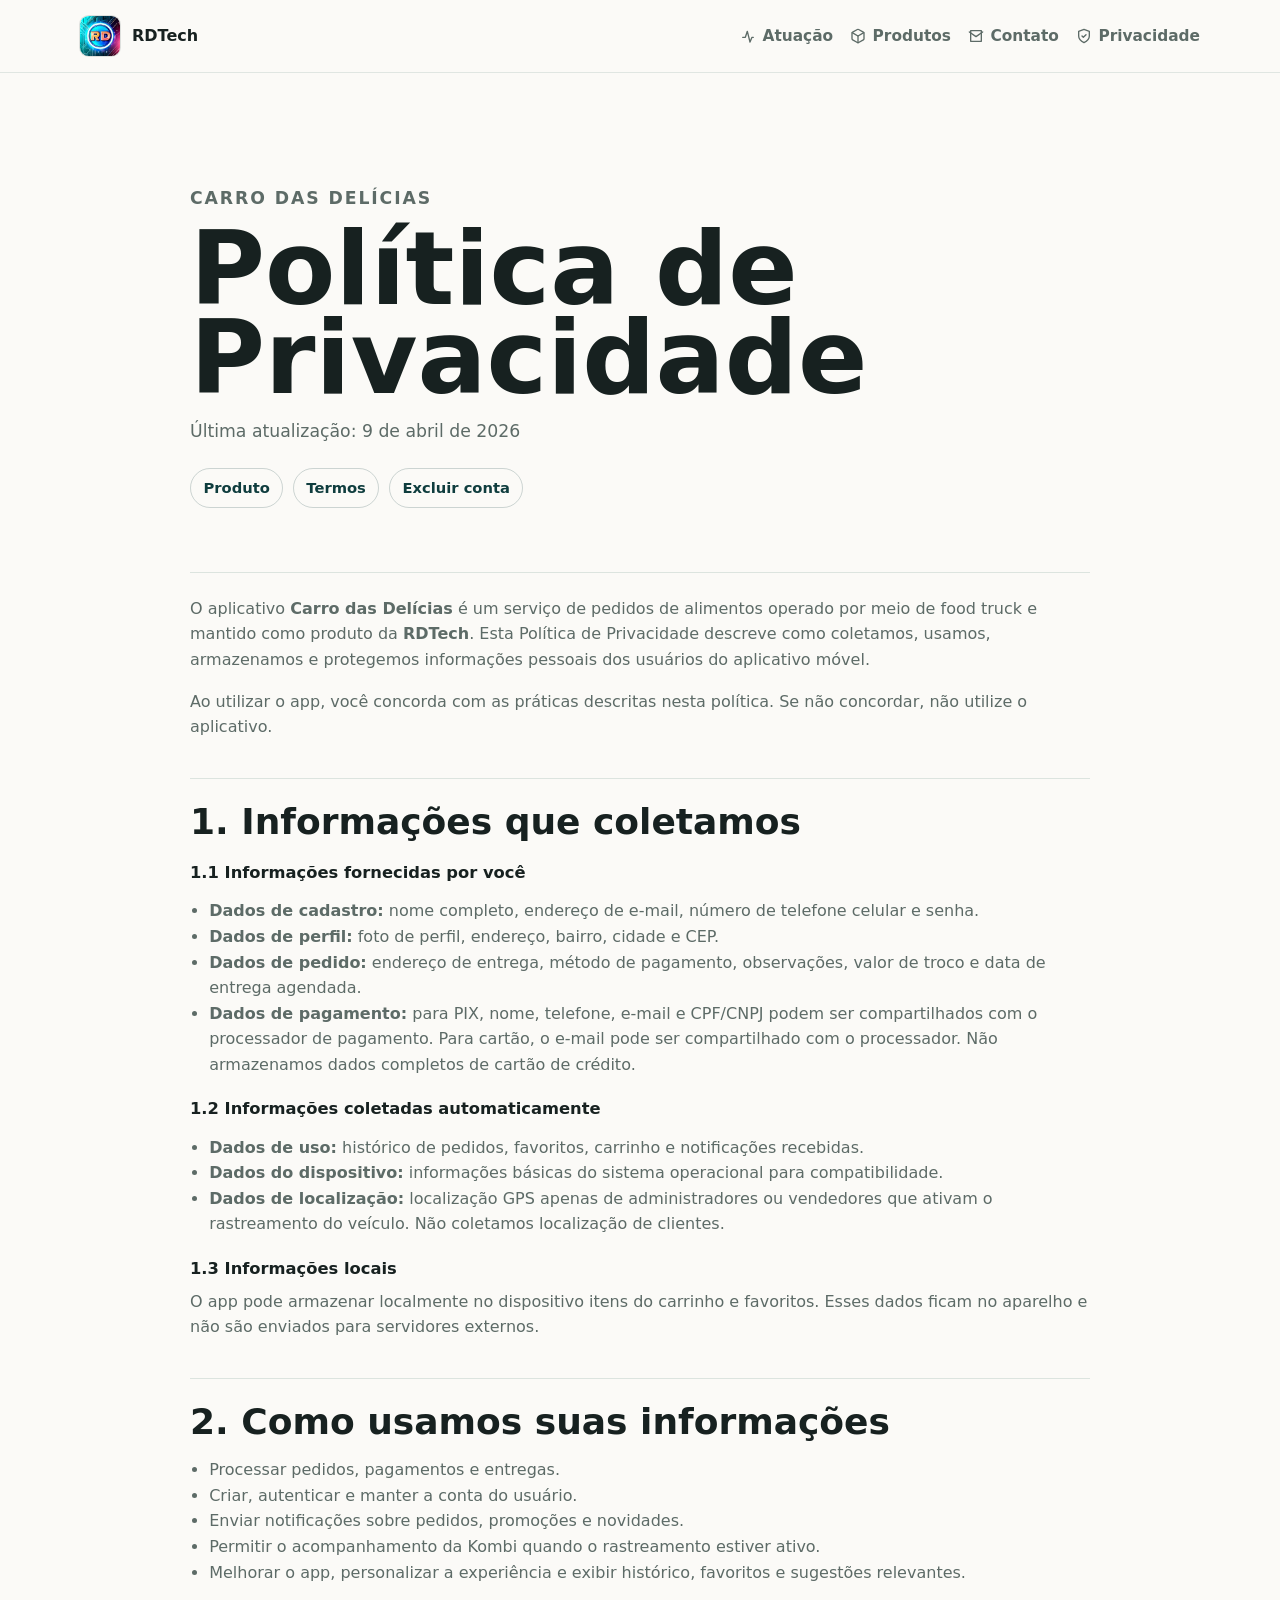
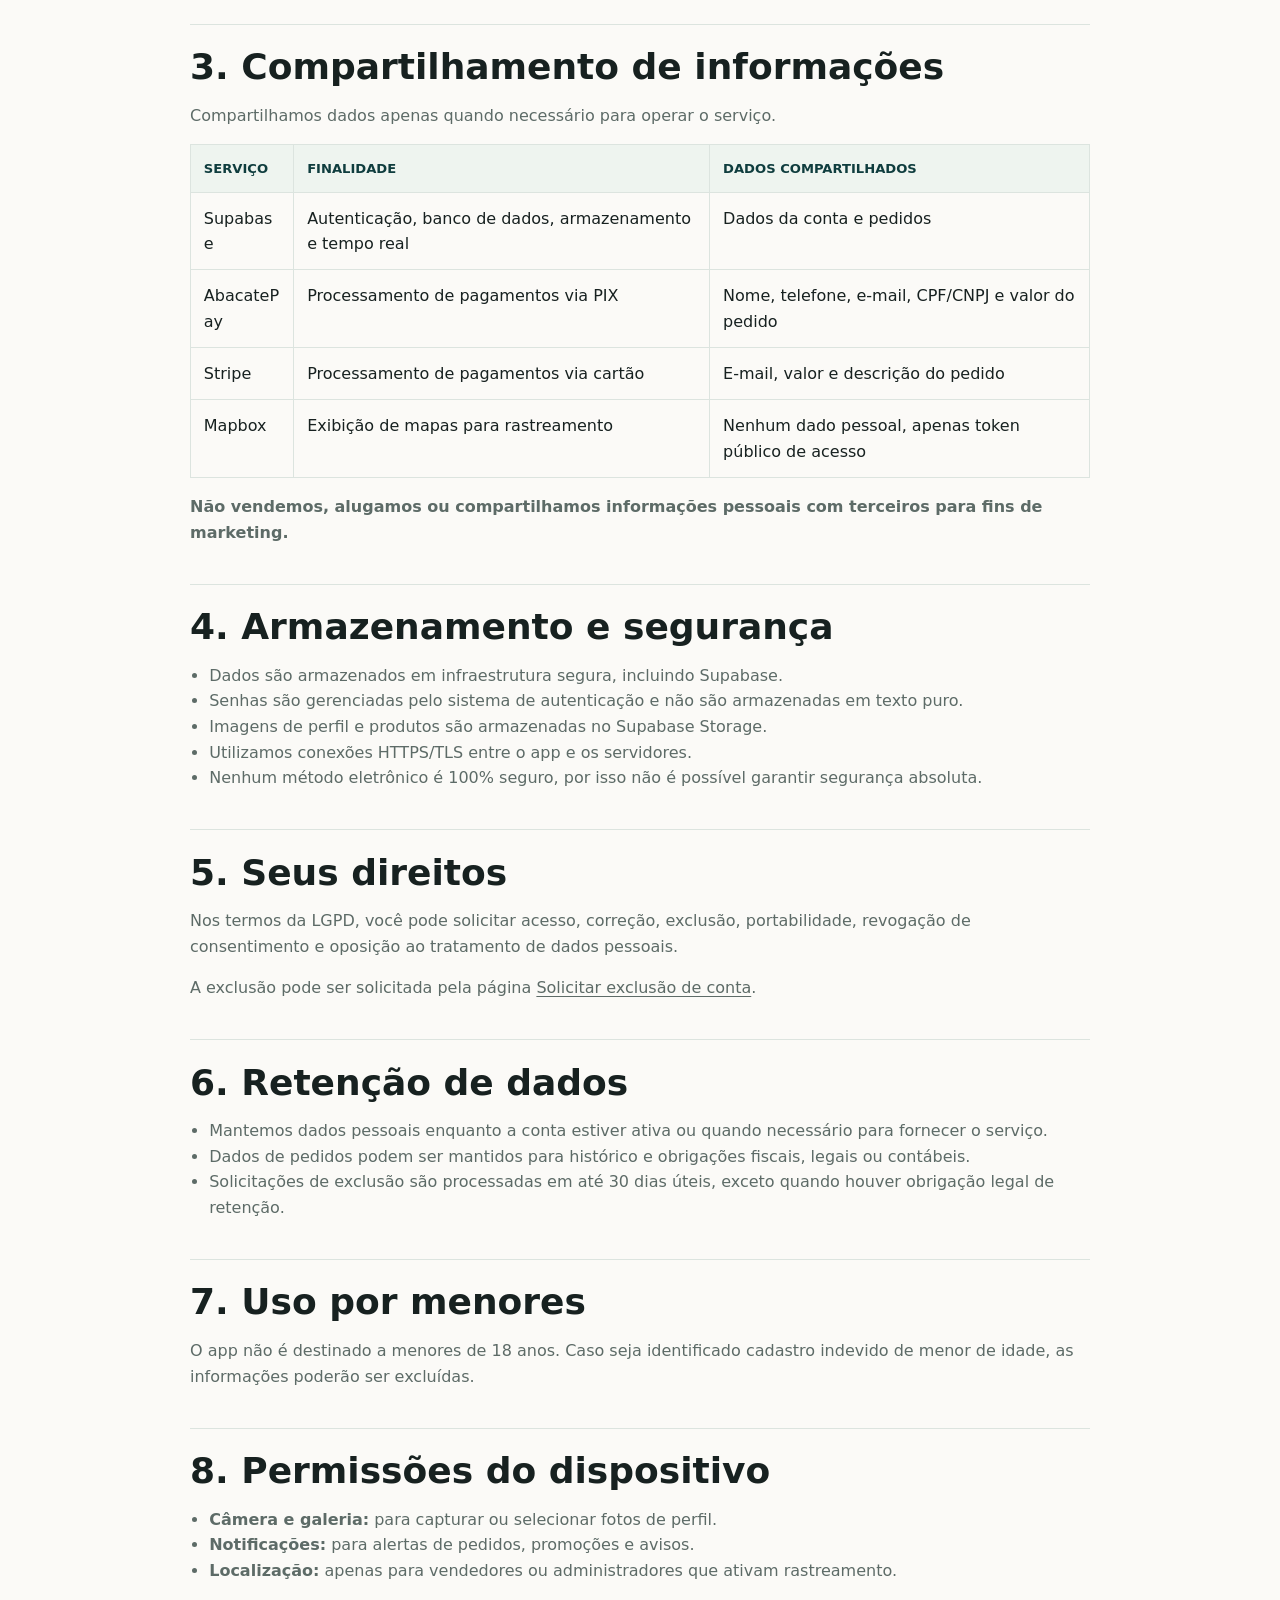
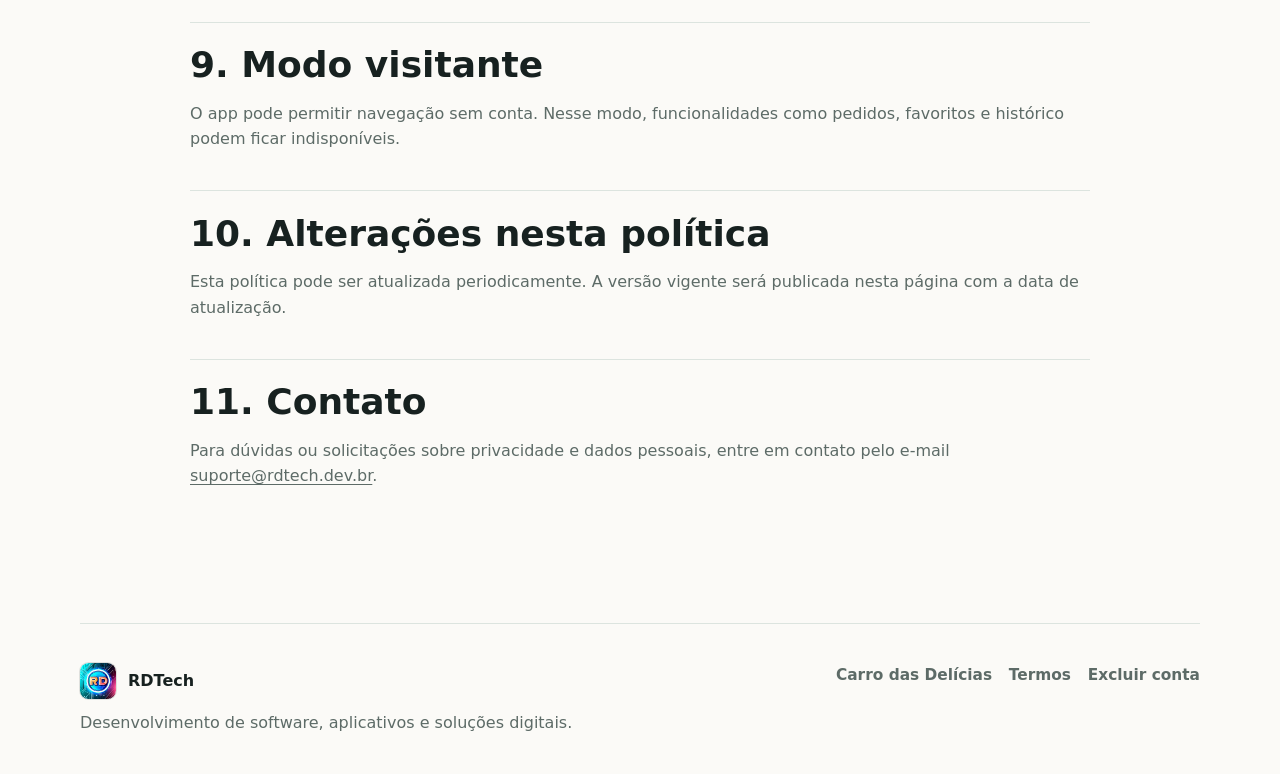
<file: produtos/carro-das-delicias/politica-de-privacidade/index.html>
<!doctype html>
<html lang="pt-BR">
  <head>
    <meta charset="utf-8">
    <meta name="viewport" content="width=device-width, initial-scale=1">
    <title>Política de Privacidade do Carro das Delícias | RDTech</title>
    <meta name="description" content="Política de Privacidade do aplicativo Carro das Delícias, produto da RDTech.">
    <meta name="robots" content="index, follow">
    <meta name="theme-color" content="#0f3d3e">
    <link rel="canonical" href="https://rdtech.dev.br/produtos/carro-das-delicias/politica-de-privacidade/">
    <link rel="icon" href="/assets/rdtech-icon.png" type="image/png">
    <link rel="apple-touch-icon" href="/assets/rdtech-icon.png">
    <link rel="stylesheet" href="/styles.css">
  </head>
  <body>
    <a class="skip-link" href="#conteudo">Ir para o conteúdo</a>

    <header class="site-header" aria-label="Cabeçalho principal">
      <nav class="nav-shell" aria-label="Navegação principal">
        <a class="brand" href="/" aria-label="RDTech, página inicial">
          <img class="brand-icon" src="/assets/rdtech-icon.png" alt="" width="40" height="40" aria-hidden="true">
          <span>RDTech</span>
        </a>
        <div class="nav-links">
          <a href="/#atuacao">
            <svg aria-hidden="true" viewBox="0 0 24 24">
              <path d="M4 14h4l3-9 4 16 3-7h2"/>
            </svg>
            Atuação
          </a>
          <a href="/#produtos">
            <svg aria-hidden="true" viewBox="0 0 24 24">
              <path d="M21 16V8a2 2 0 0 0-1-1.73l-7-4a2 2 0 0 0-2 0l-7 4A2 2 0 0 0 3 8v8a2 2 0 0 0 1 1.73l7 4a2 2 0 0 0 2 0l7-4A2 2 0 0 0 21 16z"/>
              <path d="m3.27 6.96 8.73 5.05 8.73-5.05"/>
              <path d="M12 22.08V12"/>
            </svg>
            Produtos
          </a>
          <a href="/contato/">
            <svg aria-hidden="true" viewBox="0 0 24 24">
              <path d="M4 4h16v16H4z"/>
              <path d="m22 6-10 7L2 6"/>
            </svg>
            Contato
          </a>
          <a href="/privacidade/">
            <svg aria-hidden="true" viewBox="0 0 24 24">
              <path d="M12 22s8-4 8-10V5l-8-3-8 3v7c0 6 8 10 8 10z"/>
              <path d="M9 12l2 2 4-4"/>
            </svg>
            Privacidade
          </a>
        </div>
      </nav>
    </header>

    <main id="conteudo">
      <section class="page-hero" aria-labelledby="page-title">
        <p class="eyebrow">Carro das Delícias</p>
        <h1 id="page-title">Política de Privacidade</h1>
        <p>Última atualização: 9 de abril de 2026</p>
        <nav class="legal-nav" aria-label="Documentos do aplicativo">
          <a href="/produtos/carro-das-delicias/">Produto</a>
          <a href="/produtos/carro-das-delicias/termos-de-servico/">Termos</a>
          <a href="/produtos/carro-das-delicias/excluir-conta/">Excluir conta</a>
        </nav>
      </section>

      <article class="content-page legal-page">
        <section>
          <p>O aplicativo <strong>Carro das Delícias</strong> é um serviço de pedidos de alimentos operado por meio de food truck e mantido como produto da <strong>RDTech</strong>. Esta Política de Privacidade descreve como coletamos, usamos, armazenamos e protegemos informações pessoais dos usuários do aplicativo móvel.</p>
          <p>Ao utilizar o app, você concorda com as práticas descritas nesta política. Se não concordar, não utilize o aplicativo.</p>
        </section>

        <section>
          <h2>1. Informações que coletamos</h2>
          <h3>1.1 Informações fornecidas por você</h3>
          <ul>
            <li><strong>Dados de cadastro:</strong> nome completo, endereço de e-mail, número de telefone celular e senha.</li>
            <li><strong>Dados de perfil:</strong> foto de perfil, endereço, bairro, cidade e CEP.</li>
            <li><strong>Dados de pedido:</strong> endereço de entrega, método de pagamento, observações, valor de troco e data de entrega agendada.</li>
            <li><strong>Dados de pagamento:</strong> para PIX, nome, telefone, e-mail e CPF/CNPJ podem ser compartilhados com o processador de pagamento. Para cartão, o e-mail pode ser compartilhado com o processador. Não armazenamos dados completos de cartão de crédito.</li>
          </ul>

          <h3>1.2 Informações coletadas automaticamente</h3>
          <ul>
            <li><strong>Dados de uso:</strong> histórico de pedidos, favoritos, carrinho e notificações recebidas.</li>
            <li><strong>Dados do dispositivo:</strong> informações básicas do sistema operacional para compatibilidade.</li>
            <li><strong>Dados de localização:</strong> localização GPS apenas de administradores ou vendedores que ativam o rastreamento do veículo. Não coletamos localização de clientes.</li>
          </ul>

          <h3>1.3 Informações locais</h3>
          <p>O app pode armazenar localmente no dispositivo itens do carrinho e favoritos. Esses dados ficam no aparelho e não são enviados para servidores externos.</p>
        </section>

        <section>
          <h2>2. Como usamos suas informações</h2>
          <ul>
            <li>Processar pedidos, pagamentos e entregas.</li>
            <li>Criar, autenticar e manter a conta do usuário.</li>
            <li>Enviar notificações sobre pedidos, promoções e novidades.</li>
            <li>Permitir o acompanhamento da Kombi quando o rastreamento estiver ativo.</li>
            <li>Melhorar o app, personalizar a experiência e exibir histórico, favoritos e sugestões relevantes.</li>
          </ul>
        </section>

        <section>
          <h2>3. Compartilhamento de informações</h2>
          <p>Compartilhamos dados apenas quando necessário para operar o serviço.</p>
          <table class="data-table">
            <thead>
              <tr>
                <th>Serviço</th>
                <th>Finalidade</th>
                <th>Dados compartilhados</th>
              </tr>
            </thead>
            <tbody>
              <tr>
                <td>Supabase</td>
                <td>Autenticação, banco de dados, armazenamento e tempo real</td>
                <td>Dados da conta e pedidos</td>
              </tr>
              <tr>
                <td>AbacatePay</td>
                <td>Processamento de pagamentos via PIX</td>
                <td>Nome, telefone, e-mail, CPF/CNPJ e valor do pedido</td>
              </tr>
              <tr>
                <td>Stripe</td>
                <td>Processamento de pagamentos via cartão</td>
                <td>E-mail, valor e descrição do pedido</td>
              </tr>
              <tr>
                <td>Mapbox</td>
                <td>Exibição de mapas para rastreamento</td>
                <td>Nenhum dado pessoal, apenas token público de acesso</td>
              </tr>
            </tbody>
          </table>
          <p><strong>Não vendemos, alugamos ou compartilhamos informações pessoais com terceiros para fins de marketing.</strong></p>
        </section>

        <section>
          <h2>4. Armazenamento e segurança</h2>
          <ul>
            <li>Dados são armazenados em infraestrutura segura, incluindo Supabase.</li>
            <li>Senhas são gerenciadas pelo sistema de autenticação e não são armazenadas em texto puro.</li>
            <li>Imagens de perfil e produtos são armazenadas no Supabase Storage.</li>
            <li>Utilizamos conexões HTTPS/TLS entre o app e os servidores.</li>
            <li>Nenhum método eletrônico é 100% seguro, por isso não é possível garantir segurança absoluta.</li>
          </ul>
        </section>

        <section>
          <h2>5. Seus direitos</h2>
          <p>Nos termos da LGPD, você pode solicitar acesso, correção, exclusão, portabilidade, revogação de consentimento e oposição ao tratamento de dados pessoais.</p>
          <p>A exclusão pode ser solicitada pela página <a href="/produtos/carro-das-delicias/excluir-conta/">Solicitar exclusão de conta</a>.</p>
        </section>

        <section>
          <h2>6. Retenção de dados</h2>
          <ul>
            <li>Mantemos dados pessoais enquanto a conta estiver ativa ou quando necessário para fornecer o serviço.</li>
            <li>Dados de pedidos podem ser mantidos para histórico e obrigações fiscais, legais ou contábeis.</li>
            <li>Solicitações de exclusão são processadas em até 30 dias úteis, exceto quando houver obrigação legal de retenção.</li>
          </ul>
        </section>

        <section>
          <h2>7. Uso por menores</h2>
          <p>O app não é destinado a menores de 18 anos. Caso seja identificado cadastro indevido de menor de idade, as informações poderão ser excluídas.</p>
        </section>

        <section>
          <h2>8. Permissões do dispositivo</h2>
          <ul>
            <li><strong>Câmera e galeria:</strong> para capturar ou selecionar fotos de perfil.</li>
            <li><strong>Notificações:</strong> para alertas de pedidos, promoções e avisos.</li>
            <li><strong>Localização:</strong> apenas para vendedores ou administradores que ativam rastreamento.</li>
          </ul>
        </section>

        <section>
          <h2>9. Modo visitante</h2>
          <p>O app pode permitir navegação sem conta. Nesse modo, funcionalidades como pedidos, favoritos e histórico podem ficar indisponíveis.</p>
        </section>

        <section>
          <h2>10. Alterações nesta política</h2>
          <p>Esta política pode ser atualizada periodicamente. A versão vigente será publicada nesta página com a data de atualização.</p>
        </section>

        <section>
          <h2>11. Contato</h2>
          <p>Para dúvidas ou solicitações sobre privacidade e dados pessoais, entre em contato pelo e-mail <a href="mailto:suporte@rdtech.dev.br">suporte@rdtech.dev.br</a>.</p>
        </section>
      </article>
    </main>

    <footer class="site-footer">
      <div>
        <a class="brand footer-brand" href="/" aria-label="RDTech, página inicial">
          <img class="brand-icon" src="/assets/rdtech-icon.png" alt="" width="36" height="36" aria-hidden="true">
          <span>RDTech</span>
        </a>
        <p>Desenvolvimento de software, aplicativos e soluções digitais.</p>
      </div>
      <nav class="footer-links" aria-label="Links do rodapé">
        <a href="/produtos/carro-das-delicias/">Carro das Delícias</a>
        <a href="/produtos/carro-das-delicias/termos-de-servico/">Termos</a>
        <a href="/produtos/carro-das-delicias/excluir-conta/">Excluir conta</a>
      </nav>
    </footer>
  </body>
</html>
</file>
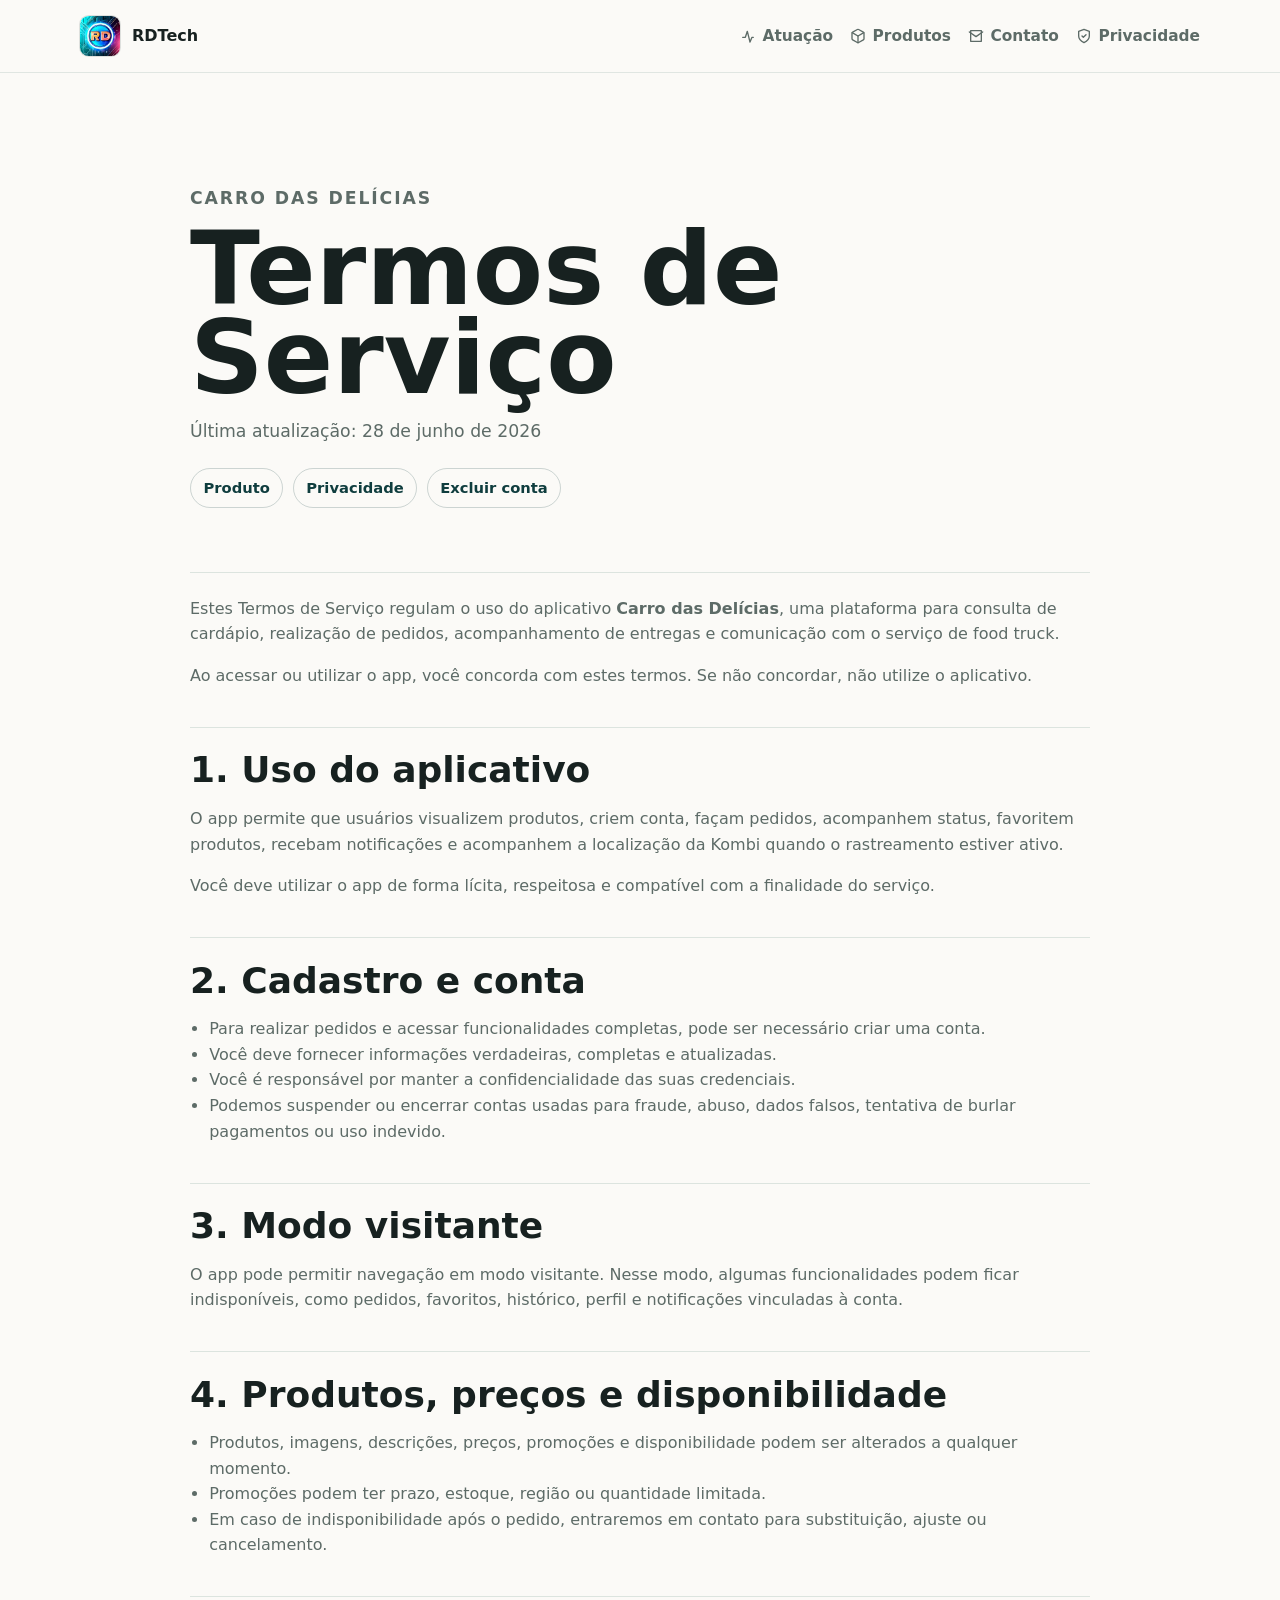
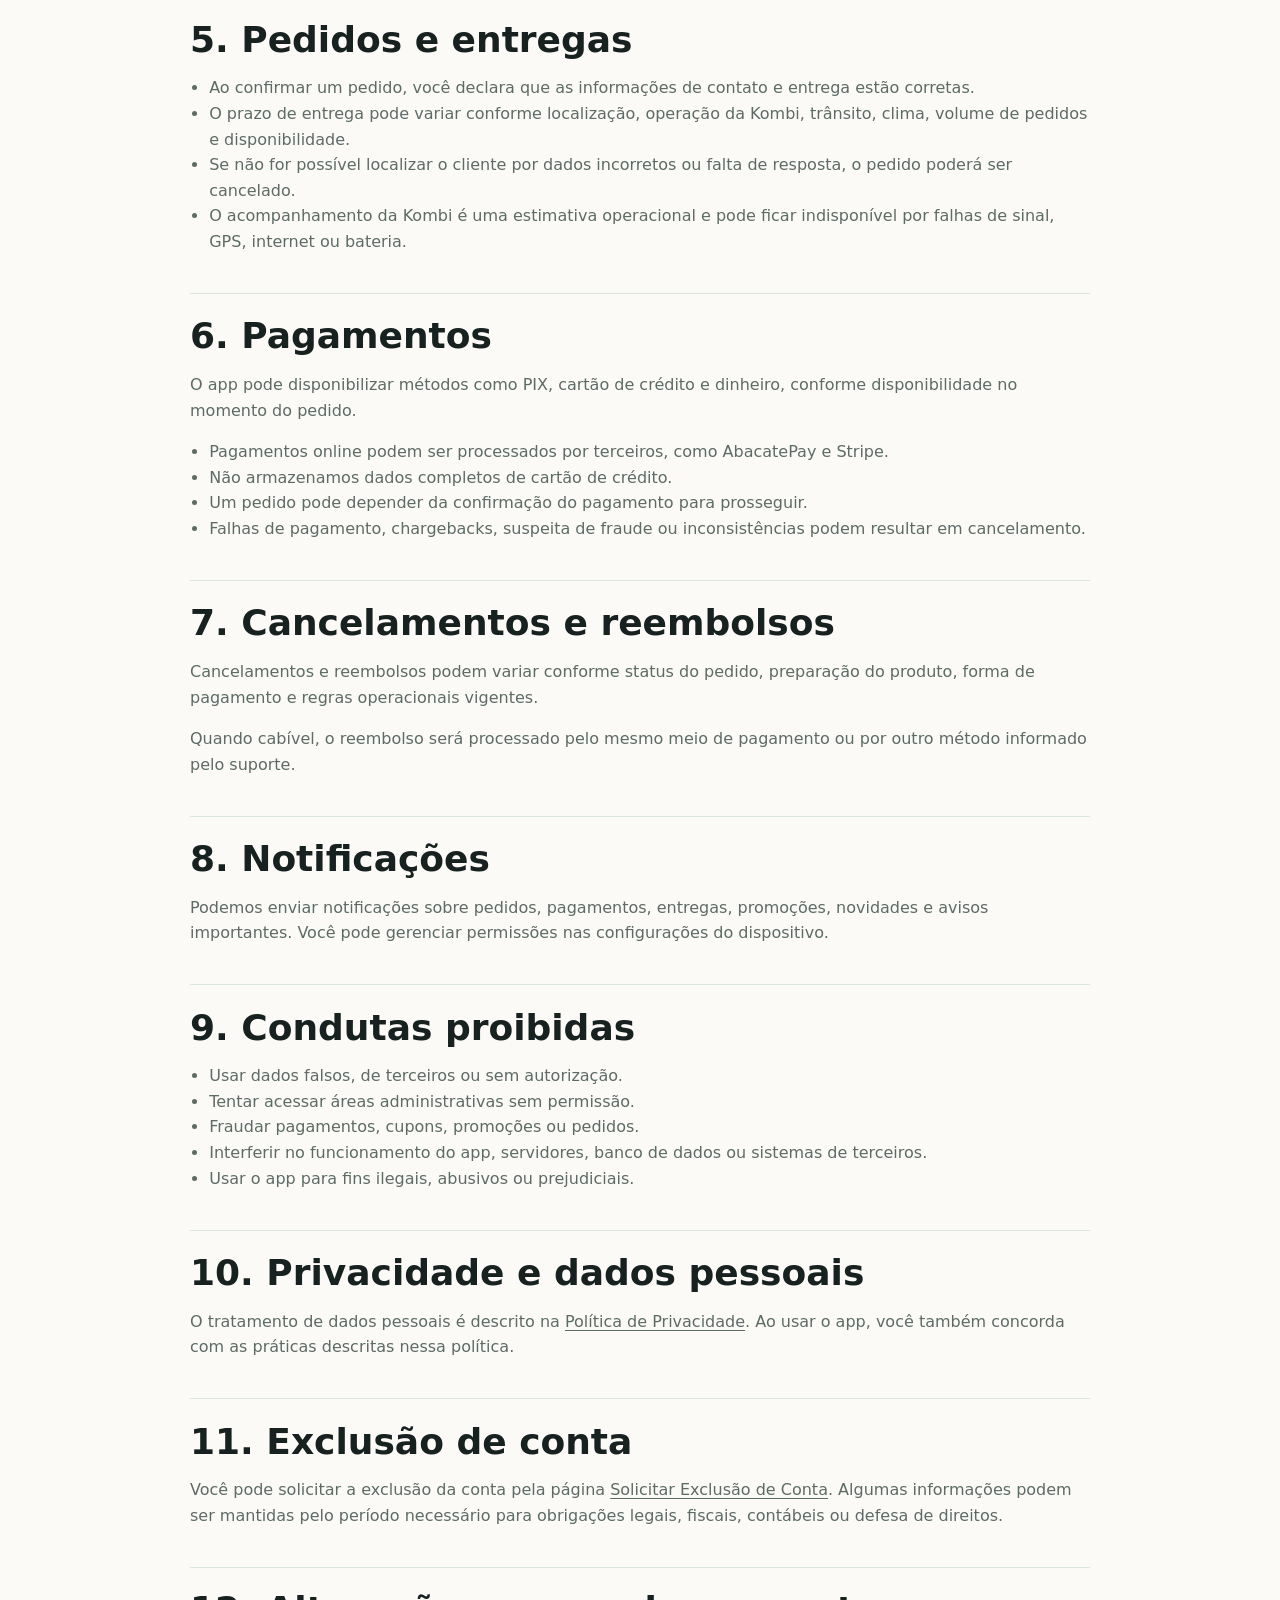
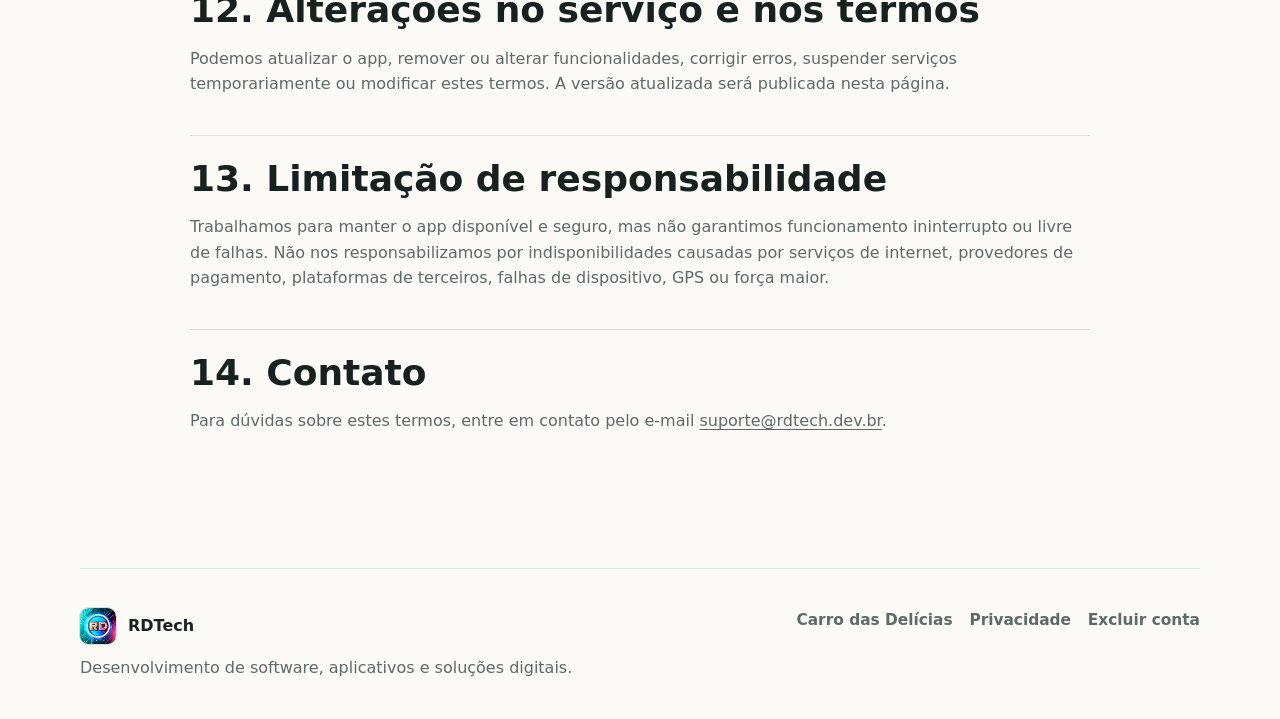
<file: produtos/carro-das-delicias/termos-de-servico/index.html>
<!doctype html>
<html lang="pt-BR">
  <head>
    <meta charset="utf-8">
    <meta name="viewport" content="width=device-width, initial-scale=1">
    <title>Termos de Serviço do Carro das Delícias | RDTech</title>
    <meta name="description" content="Termos de Serviço do aplicativo Carro das Delícias, produto da RDTech.">
    <meta name="robots" content="index, follow">
    <meta name="theme-color" content="#0f3d3e">
    <link rel="canonical" href="https://rdtech.dev.br/produtos/carro-das-delicias/termos-de-servico/">
    <link rel="icon" href="/assets/rdtech-icon.png" type="image/png">
    <link rel="apple-touch-icon" href="/assets/rdtech-icon.png">
    <link rel="stylesheet" href="/styles.css">
  </head>
  <body>
    <a class="skip-link" href="#conteudo">Ir para o conteúdo</a>

    <header class="site-header" aria-label="Cabeçalho principal">
      <nav class="nav-shell" aria-label="Navegação principal">
        <a class="brand" href="/" aria-label="RDTech, página inicial">
          <img class="brand-icon" src="/assets/rdtech-icon.png" alt="" width="40" height="40" aria-hidden="true">
          <span>RDTech</span>
        </a>
        <div class="nav-links">
          <a href="/#atuacao">
            <svg aria-hidden="true" viewBox="0 0 24 24">
              <path d="M4 14h4l3-9 4 16 3-7h2"/>
            </svg>
            Atuação
          </a>
          <a href="/#produtos">
            <svg aria-hidden="true" viewBox="0 0 24 24">
              <path d="M21 16V8a2 2 0 0 0-1-1.73l-7-4a2 2 0 0 0-2 0l-7 4A2 2 0 0 0 3 8v8a2 2 0 0 0 1 1.73l7 4a2 2 0 0 0 2 0l7-4A2 2 0 0 0 21 16z"/>
              <path d="m3.27 6.96 8.73 5.05 8.73-5.05"/>
              <path d="M12 22.08V12"/>
            </svg>
            Produtos
          </a>
          <a href="/contato/">
            <svg aria-hidden="true" viewBox="0 0 24 24">
              <path d="M4 4h16v16H4z"/>
              <path d="m22 6-10 7L2 6"/>
            </svg>
            Contato
          </a>
          <a href="/privacidade/">
            <svg aria-hidden="true" viewBox="0 0 24 24">
              <path d="M12 22s8-4 8-10V5l-8-3-8 3v7c0 6 8 10 8 10z"/>
              <path d="M9 12l2 2 4-4"/>
            </svg>
            Privacidade
          </a>
        </div>
      </nav>
    </header>

    <main id="conteudo">
      <section class="page-hero" aria-labelledby="page-title">
        <p class="eyebrow">Carro das Delícias</p>
        <h1 id="page-title">Termos de Serviço</h1>
        <p>Última atualização: 28 de junho de 2026</p>
        <nav class="legal-nav" aria-label="Documentos do aplicativo">
          <a href="/produtos/carro-das-delicias/">Produto</a>
          <a href="/produtos/carro-das-delicias/politica-de-privacidade/">Privacidade</a>
          <a href="/produtos/carro-das-delicias/excluir-conta/">Excluir conta</a>
        </nav>
      </section>

      <article class="content-page legal-page">
        <section>
          <p>Estes Termos de Serviço regulam o uso do aplicativo <strong>Carro das Delícias</strong>, uma plataforma para consulta de cardápio, realização de pedidos, acompanhamento de entregas e comunicação com o serviço de food truck.</p>
          <p>Ao acessar ou utilizar o app, você concorda com estes termos. Se não concordar, não utilize o aplicativo.</p>
        </section>

        <section>
          <h2>1. Uso do aplicativo</h2>
          <p>O app permite que usuários visualizem produtos, criem conta, façam pedidos, acompanhem status, favoritem produtos, recebam notificações e acompanhem a localização da Kombi quando o rastreamento estiver ativo.</p>
          <p>Você deve utilizar o app de forma lícita, respeitosa e compatível com a finalidade do serviço.</p>
        </section>

        <section>
          <h2>2. Cadastro e conta</h2>
          <ul>
            <li>Para realizar pedidos e acessar funcionalidades completas, pode ser necessário criar uma conta.</li>
            <li>Você deve fornecer informações verdadeiras, completas e atualizadas.</li>
            <li>Você é responsável por manter a confidencialidade das suas credenciais.</li>
            <li>Podemos suspender ou encerrar contas usadas para fraude, abuso, dados falsos, tentativa de burlar pagamentos ou uso indevido.</li>
          </ul>
        </section>

        <section>
          <h2>3. Modo visitante</h2>
          <p>O app pode permitir navegação em modo visitante. Nesse modo, algumas funcionalidades podem ficar indisponíveis, como pedidos, favoritos, histórico, perfil e notificações vinculadas à conta.</p>
        </section>

        <section>
          <h2>4. Produtos, preços e disponibilidade</h2>
          <ul>
            <li>Produtos, imagens, descrições, preços, promoções e disponibilidade podem ser alterados a qualquer momento.</li>
            <li>Promoções podem ter prazo, estoque, região ou quantidade limitada.</li>
            <li>Em caso de indisponibilidade após o pedido, entraremos em contato para substituição, ajuste ou cancelamento.</li>
          </ul>
        </section>

        <section>
          <h2>5. Pedidos e entregas</h2>
          <ul>
            <li>Ao confirmar um pedido, você declara que as informações de contato e entrega estão corretas.</li>
            <li>O prazo de entrega pode variar conforme localização, operação da Kombi, trânsito, clima, volume de pedidos e disponibilidade.</li>
            <li>Se não for possível localizar o cliente por dados incorretos ou falta de resposta, o pedido poderá ser cancelado.</li>
            <li>O acompanhamento da Kombi é uma estimativa operacional e pode ficar indisponível por falhas de sinal, GPS, internet ou bateria.</li>
          </ul>
        </section>

        <section>
          <h2>6. Pagamentos</h2>
          <p>O app pode disponibilizar métodos como PIX, cartão de crédito e dinheiro, conforme disponibilidade no momento do pedido.</p>
          <ul>
            <li>Pagamentos online podem ser processados por terceiros, como AbacatePay e Stripe.</li>
            <li>Não armazenamos dados completos de cartão de crédito.</li>
            <li>Um pedido pode depender da confirmação do pagamento para prosseguir.</li>
            <li>Falhas de pagamento, chargebacks, suspeita de fraude ou inconsistências podem resultar em cancelamento.</li>
          </ul>
        </section>

        <section>
          <h2>7. Cancelamentos e reembolsos</h2>
          <p>Cancelamentos e reembolsos podem variar conforme status do pedido, preparação do produto, forma de pagamento e regras operacionais vigentes.</p>
          <p>Quando cabível, o reembolso será processado pelo mesmo meio de pagamento ou por outro método informado pelo suporte.</p>
        </section>

        <section>
          <h2>8. Notificações</h2>
          <p>Podemos enviar notificações sobre pedidos, pagamentos, entregas, promoções, novidades e avisos importantes. Você pode gerenciar permissões nas configurações do dispositivo.</p>
        </section>

        <section>
          <h2>9. Condutas proibidas</h2>
          <ul>
            <li>Usar dados falsos, de terceiros ou sem autorização.</li>
            <li>Tentar acessar áreas administrativas sem permissão.</li>
            <li>Fraudar pagamentos, cupons, promoções ou pedidos.</li>
            <li>Interferir no funcionamento do app, servidores, banco de dados ou sistemas de terceiros.</li>
            <li>Usar o app para fins ilegais, abusivos ou prejudiciais.</li>
          </ul>
        </section>

        <section>
          <h2>10. Privacidade e dados pessoais</h2>
          <p>O tratamento de dados pessoais é descrito na <a href="/produtos/carro-das-delicias/politica-de-privacidade/">Política de Privacidade</a>. Ao usar o app, você também concorda com as práticas descritas nessa política.</p>
        </section>

        <section>
          <h2>11. Exclusão de conta</h2>
          <p>Você pode solicitar a exclusão da conta pela página <a href="/produtos/carro-das-delicias/excluir-conta/">Solicitar Exclusão de Conta</a>. Algumas informações podem ser mantidas pelo período necessário para obrigações legais, fiscais, contábeis ou defesa de direitos.</p>
        </section>

        <section>
          <h2>12. Alterações no serviço e nos termos</h2>
          <p>Podemos atualizar o app, remover ou alterar funcionalidades, corrigir erros, suspender serviços temporariamente ou modificar estes termos. A versão atualizada será publicada nesta página.</p>
        </section>

        <section>
          <h2>13. Limitação de responsabilidade</h2>
          <p>Trabalhamos para manter o app disponível e seguro, mas não garantimos funcionamento ininterrupto ou livre de falhas. Não nos responsabilizamos por indisponibilidades causadas por serviços de internet, provedores de pagamento, plataformas de terceiros, falhas de dispositivo, GPS ou força maior.</p>
        </section>

        <section>
          <h2>14. Contato</h2>
          <p>Para dúvidas sobre estes termos, entre em contato pelo e-mail <a href="mailto:suporte@rdtech.dev.br">suporte@rdtech.dev.br</a>.</p>
        </section>
      </article>
    </main>

    <footer class="site-footer">
      <div>
        <a class="brand footer-brand" href="/" aria-label="RDTech, página inicial">
          <img class="brand-icon" src="/assets/rdtech-icon.png" alt="" width="36" height="36" aria-hidden="true">
          <span>RDTech</span>
        </a>
        <p>Desenvolvimento de software, aplicativos e soluções digitais.</p>
      </div>
      <nav class="footer-links" aria-label="Links do rodapé">
        <a href="/produtos/carro-das-delicias/">Carro das Delícias</a>
        <a href="/produtos/carro-das-delicias/politica-de-privacidade/">Privacidade</a>
        <a href="/produtos/carro-das-delicias/excluir-conta/">Excluir conta</a>
      </nav>
    </footer>
  </body>
</html>
</file>
<file: styles.css>
:root {
  color-scheme: light;
  --ink: #172120;
  --muted: #5d6b67;
  --paper: #fbfaf7;
  --surface: #ffffff;
  --line: #dce4df;
  --teal: #0f6f68;
  --teal-dark: #0f3d3e;
  --lime: #b7d645;
  --coral: #d96c4f;
  --shadow: 0 22px 65px rgba(23, 33, 32, 0.14);
  font-family: Inter, ui-sans-serif, system-ui, -apple-system, BlinkMacSystemFont, "Segoe UI", sans-serif;
}

* {
  box-sizing: border-box;
}

html {
  scroll-behavior: smooth;
}

body {
  margin: 0;
  background: var(--paper);
  color: var(--ink);
  line-height: 1.6;
  text-rendering: optimizeLegibility;
}

img {
  display: block;
  max-width: 100%;
}

a {
  color: inherit;
  text-decoration-thickness: 0.08em;
  text-underline-offset: 0.18em;
}

a:hover {
  color: var(--teal);
}

.skip-link {
  position: absolute;
  left: 1rem;
  top: 1rem;
  z-index: 30;
  transform: translateY(-150%);
  background: var(--ink);
  color: #fff;
  padding: 0.6rem 0.8rem;
  border-radius: 0.4rem;
}

.skip-link:focus {
  transform: translateY(0);
}

.site-header {
  position: sticky;
  top: 0;
  z-index: 20;
  background: rgba(251, 250, 247, 0.91);
  border-bottom: 1px solid rgba(220, 228, 223, 0.86);
  backdrop-filter: blur(18px);
}

.nav-shell,
.site-footer,
.section,
.identity-strip {
  width: min(1120px, calc(100% - 2rem));
  margin-inline: auto;
}

.nav-shell {
  min-height: 72px;
  display: flex;
  align-items: center;
  justify-content: space-between;
  gap: 1.5rem;
}

.brand {
  display: inline-flex;
  align-items: center;
  gap: 0.75rem;
  color: var(--ink);
  font-weight: 800;
  letter-spacing: 0;
  text-decoration: none;
}

.brand img {
  width: 40px;
  height: 40px;
}

.footer-brand img {
  width: 36px;
  height: 36px;
}

.brand-icon {
  flex: 0 0 auto;
  border-radius: 0.55rem;
  object-fit: cover;
  box-shadow: 0 0 0 1px rgba(23, 33, 32, 0.12);
}

.nav-links,
.footer-links {
  display: flex;
  flex-wrap: wrap;
  align-items: center;
  justify-content: flex-end;
  gap: 0.35rem 1.05rem;
  color: var(--muted);
  font-size: 0.96rem;
  font-weight: 650;
}

.nav-links a,
.footer-links a {
  display: inline-flex;
  align-items: center;
  gap: 0.42rem;
  text-decoration: none;
}

.nav-links svg,
.footer-links svg {
  width: 1rem;
  height: 1rem;
  flex: 0 0 auto;
  fill: none;
  stroke: currentColor;
  stroke-width: 2;
  stroke-linecap: round;
  stroke-linejoin: round;
}

.hero {
  position: relative;
  min-height: clamp(560px, 78svh, 760px);
  overflow: hidden;
  display: grid;
  align-items: center;
  isolation: isolate;
}

.hero-media,
.hero-image,
.hero-overlay {
  position: absolute;
  inset: 0;
  width: 100%;
  height: 100%;
}

.hero-image {
  object-fit: cover;
  object-position: 60% center;
}

.hero-media {
  z-index: -2;
}

.hero-overlay {
  z-index: -1;
  background:
    linear-gradient(90deg, rgba(251, 250, 247, 0.98) 0%, rgba(251, 250, 247, 0.89) 34%, rgba(251, 250, 247, 0.46) 66%, rgba(251, 250, 247, 0.2) 100%),
    linear-gradient(180deg, rgba(251, 250, 247, 0.08), rgba(251, 250, 247, 0.92));
}

.hero-content {
  width: min(1120px, calc(100% - 2rem));
  margin-inline: auto;
  padding-block: clamp(4rem, 9vw, 7rem);
}

.eyebrow {
  margin: 0 0 0.8rem;
  color: var(--teal-dark);
  font-size: 0.78rem;
  font-weight: 850;
  letter-spacing: 0.11em;
  text-transform: uppercase;
}

h1,
h2,
h3,
p {
  margin-top: 0;
}

h1 {
  max-width: 8ch;
  margin-bottom: 1rem;
  font-size: clamp(4rem, 12vw, 8.8rem);
  line-height: 0.86;
  letter-spacing: 0;
}

h2 {
  margin-bottom: 1rem;
  font-size: clamp(2rem, 5vw, 4.35rem);
  line-height: 0.98;
  letter-spacing: 0;
}

h3 {
  margin-bottom: 0.65rem;
  font-size: 1.2rem;
  line-height: 1.2;
}

.hero-copy {
  max-width: 41rem;
  margin-bottom: 1.7rem;
  color: #2b3735;
  font-size: clamp(1.05rem, 2.4vw, 1.35rem);
}

.hero-actions {
  display: flex;
  flex-wrap: wrap;
  gap: 0.75rem;
}

.button {
  display: inline-flex;
  min-height: 46px;
  align-items: center;
  justify-content: center;
  gap: 0.55rem;
  border: 1px solid transparent;
  border-radius: 0.45rem;
  padding: 0.72rem 1rem;
  font-weight: 800;
  text-decoration: none;
  transition: transform 160ms ease, border-color 160ms ease, background 160ms ease;
}

.button svg {
  width: 1.1rem;
  height: 1.1rem;
  flex: 0 0 auto;
  fill: none;
  stroke: currentColor;
  stroke-width: 2;
  stroke-linecap: round;
  stroke-linejoin: round;
}

.button:hover {
  transform: translateY(-1px);
}

.button-primary {
  background: var(--teal-dark);
  color: #fff;
  box-shadow: var(--shadow);
}

.button-primary:hover {
  color: #fff;
  background: var(--teal);
}

.button-secondary {
  background: rgba(255, 255, 255, 0.72);
  border-color: rgba(15, 61, 62, 0.24);
  color: var(--teal-dark);
}

.identity-strip {
  display: grid;
  grid-template-columns: repeat(3, 1fr);
  gap: 1px;
  margin-top: -2.8rem;
  position: relative;
  z-index: 3;
  overflow: hidden;
  border: 1px solid var(--line);
  border-radius: 0.5rem;
  background: var(--line);
  box-shadow: var(--shadow);
}

.identity-strip > div {
  min-width: 0;
  background: var(--surface);
  padding: 1.15rem;
}

.identity-label {
  display: block;
  color: var(--muted);
  font-size: 0.78rem;
  font-weight: 750;
  text-transform: uppercase;
}

.identity-strip strong {
  display: block;
  overflow-wrap: anywhere;
  font-size: clamp(1rem, 2vw, 1.15rem);
}

.section {
  padding-block: clamp(4.5rem, 9vw, 7.5rem);
}

.section-muted {
  width: 100%;
  max-width: none;
  background: #eef4ef;
}

.section-muted > * {
  width: min(1120px, calc(100% - 2rem));
  margin-inline: auto;
}

.section-heading {
  max-width: 760px;
  margin-bottom: 2.2rem;
}

.section-heading p,
.split-layout p {
  color: var(--muted);
  font-size: 1.05rem;
}

.section-heading.compact {
  margin-bottom: 0;
}

.feature-grid {
  display: grid;
  grid-template-columns: repeat(4, 1fr);
  gap: 1px;
  border: 1px solid var(--line);
  background: var(--line);
}

.feature-item {
  min-height: 260px;
  background: var(--surface);
  padding: clamp(1.2rem, 3vw, 1.6rem);
}

.feature-icon {
  display: inline-flex;
  width: 2.45rem;
  height: 2.45rem;
  align-items: center;
  justify-content: center;
  margin-bottom: 2.6rem;
  border-radius: 50%;
  background: #e8f7d0;
  color: #305400;
  font-size: 0.78rem;
  font-weight: 900;
}

.feature-item:nth-child(2) .feature-icon {
  background: #d9f2ee;
  color: #0f544f;
}

.feature-item:nth-child(3) .feature-icon {
  background: #ffe6dd;
  color: #7c2c18;
}

.feature-item:nth-child(4) .feature-icon {
  background: #f2eddf;
  color: #5d4c17;
}

.feature-item p {
  color: var(--muted);
}

.organization-layout {
  display: grid;
  grid-template-columns: minmax(0, 0.85fr) minmax(320px, 1.15fr);
  gap: clamp(2rem, 6vw, 5rem);
  align-items: start;
}

.info-list {
  margin: 0;
  border-top: 1px solid #cfdad4;
}

.info-list div {
  display: grid;
  grid-template-columns: 150px minmax(0, 1fr);
  gap: 1rem;
  padding: 1rem 0;
  border-bottom: 1px solid #cfdad4;
}

.info-list dt {
  color: var(--muted);
  font-weight: 750;
}

.info-list dd {
  min-width: 0;
  margin: 0;
  overflow-wrap: anywhere;
  font-weight: 760;
}

.split-layout {
  display: grid;
  grid-template-columns: minmax(240px, 0.8fr) minmax(0, 1.2fr);
  gap: clamp(1.5rem, 5vw, 4rem);
  align-items: start;
  border-top: 2px solid var(--ink);
  padding-top: 1.4rem;
}

.product-grid {
  margin-top: 2rem;
}

.product-card {
  display: grid;
  grid-template-columns: minmax(180px, 0.36fr) minmax(0, 1fr);
  gap: 1px;
  overflow: hidden;
  border: 1px solid var(--line);
  border-radius: 0.5rem;
  background: var(--line);
  box-shadow: var(--shadow);
}

.product-card-media {
  display: grid;
  min-height: 280px;
  place-items: center;
  background:
    radial-gradient(circle at 30% 20%, rgba(183, 214, 69, 0.36), transparent 34%),
    linear-gradient(135deg, #101918, #0f6f68);
}

.product-card-media img,
.app-summary img {
  border-radius: 1.2rem;
  box-shadow: 0 18px 42px rgba(23, 33, 32, 0.22);
}

.product-card-content {
  background: var(--surface);
  padding: clamp(1.4rem, 4vw, 2rem);
}

.product-status {
  display: inline-flex;
  margin-bottom: 0.8rem;
  border: 1px solid rgba(15, 111, 104, 0.2);
  border-radius: 999px;
  padding: 0.3rem 0.62rem;
  color: var(--teal-dark);
  font-size: 0.78rem;
  font-weight: 850;
  text-transform: uppercase;
}

.product-card-content h3 {
  font-size: clamp(1.7rem, 4vw, 3.1rem);
  line-height: 1;
}

.product-card-content p {
  color: var(--muted);
  font-size: 1.05rem;
}

.product-actions {
  display: flex;
  flex-wrap: wrap;
  gap: 0.75rem;
  margin-top: 1.4rem;
}

.product-hero {
  display: grid;
  width: min(1120px, calc(100% - 2rem));
  grid-template-columns: minmax(0, 1fr) minmax(280px, 360px);
  gap: clamp(2rem, 6vw, 4rem);
  align-items: center;
}

.product-hero h1 {
  max-width: 11ch;
}

.app-summary {
  border: 1px solid var(--line);
  border-radius: 0.5rem;
  background: var(--surface);
  padding: clamp(1.2rem, 3vw, 1.6rem);
  box-shadow: var(--shadow);
}

.app-summary img {
  width: min(160px, 48vw);
  height: auto;
  margin-bottom: 1.4rem;
}

.app-summary dl {
  margin: 0;
}

.app-summary div {
  padding-block: 0.85rem;
  border-top: 1px solid var(--line);
}

.app-summary dt {
  color: var(--muted);
  font-size: 0.8rem;
  font-weight: 800;
  text-transform: uppercase;
}

.app-summary dd {
  margin: 0;
  overflow-wrap: anywhere;
  font-weight: 760;
}

.document-list {
  display: grid;
  gap: 0.75rem;
}

.document-list a {
  display: flex;
  min-height: 54px;
  align-items: center;
  justify-content: space-between;
  border: 1px solid var(--line);
  border-radius: 0.45rem;
  background: var(--surface);
  padding: 0.9rem 1rem;
  color: var(--teal-dark);
  font-weight: 800;
  text-decoration: none;
}

.document-list a::after {
  content: "\2197";
  margin-left: 1rem;
  color: var(--coral);
}

.legal-nav {
  display: flex;
  flex-wrap: wrap;
  gap: 0.6rem;
  margin-top: 1.4rem;
}

.legal-nav a {
  border: 1px solid rgba(15, 61, 62, 0.2);
  border-radius: 999px;
  padding: 0.48rem 0.78rem;
  color: var(--teal-dark);
  font-size: 0.92rem;
  font-weight: 800;
  text-decoration: none;
}

.legal-page h3 {
  margin-top: 1.35rem;
  color: var(--ink);
  font-size: 1.02rem;
}

.data-table {
  width: 100%;
  margin-block: 1rem;
  border-collapse: collapse;
  overflow-wrap: anywhere;
}

.data-table th,
.data-table td {
  border: 1px solid var(--line);
  padding: 0.8rem;
  text-align: left;
  vertical-align: top;
}

.data-table th {
  background: #eef4ef;
  color: var(--teal-dark);
  font-size: 0.82rem;
  font-weight: 850;
  text-transform: uppercase;
}

.delete-account-page {
  display: grid;
  gap: 1.2rem;
}

.warning-panel,
.success-panel {
  border: 1px solid var(--line);
  border-radius: 0.5rem;
  background: var(--surface);
  padding: clamp(1.1rem, 3vw, 1.45rem);
  box-shadow: 0 16px 45px rgba(23, 33, 32, 0.08);
}

.warning-panel {
  border-color: rgba(217, 108, 79, 0.36);
  background: #fff6f2;
}

.warning-panel h2,
.success-panel h2 {
  font-size: clamp(1.35rem, 3vw, 1.9rem);
}

.delete-form {
  display: grid;
  gap: 1rem;
  border: 1px solid var(--line);
  border-radius: 0.5rem;
  background: var(--surface);
  padding: clamp(1.1rem, 3vw, 1.45rem);
}

.form-field {
  display: grid;
  gap: 0.38rem;
}

.form-field label,
.checkbox-field {
  color: var(--ink);
  font-weight: 800;
}

.form-field input,
.form-field select,
.form-field textarea {
  width: 100%;
  min-height: 48px;
  border: 1px solid #cfdad4;
  border-radius: 0.45rem;
  background: #fff;
  color: var(--ink);
  font: inherit;
  padding: 0.78rem 0.85rem;
}

.form-field textarea {
  min-height: 130px;
  resize: vertical;
}

.form-field input:focus,
.form-field select:focus,
.form-field textarea:focus {
  border-color: var(--teal);
  outline: 3px solid rgba(15, 111, 104, 0.16);
}

.form-field span,
.checkbox-field span {
  color: var(--muted);
  font-size: 0.92rem;
}

.checkbox-field {
  display: flex;
  gap: 0.72rem;
  align-items: flex-start;
}

.checkbox-field input {
  width: 1.05rem;
  height: 1.05rem;
  margin-top: 0.25rem;
  accent-color: var(--teal);
}

.site-footer {
  display: flex;
  align-items: flex-start;
  justify-content: space-between;
  gap: 2rem;
  padding-block: 2.4rem;
  border-top: 1px solid var(--line);
  color: var(--muted);
}

.footer-brand {
  margin-bottom: 0.7rem;
}

.site-footer p {
  max-width: 34rem;
  margin-bottom: 0;
}

.page-hero {
  width: min(900px, calc(100% - 2rem));
  margin: 0 auto;
  padding-block: clamp(4rem, 9vw, 7rem) clamp(2.5rem, 6vw, 4rem);
}

.page-hero h1 {
  max-width: 11ch;
  font-size: clamp(3rem, 8vw, 6.4rem);
}

.page-hero p {
  max-width: 45rem;
  color: var(--muted);
  font-size: 1.08rem;
}

.content-page {
  width: min(900px, calc(100% - 2rem));
  margin: 0 auto;
  padding-bottom: clamp(4rem, 8vw, 6rem);
}

.content-page section {
  padding-block: 1.4rem;
  border-top: 1px solid var(--line);
}

.content-page h2 {
  font-size: clamp(1.55rem, 3vw, 2.25rem);
  line-height: 1.1;
}

.content-page p,
.content-page li {
  color: var(--muted);
}

.content-page ul {
  padding-left: 1.2rem;
}

.contact-methods {
  display: grid;
  grid-template-columns: repeat(3, 1fr);
  gap: 1px;
  margin-top: 2rem;
  border: 1px solid var(--line);
  background: var(--line);
}

.contact-methods article {
  background: var(--surface);
  padding: 1.2rem;
}

.contact-methods h2 {
  margin-bottom: 0.5rem;
  font-size: 1.1rem;
}

@media (max-width: 860px) {
  .nav-shell {
    align-items: flex-start;
    flex-direction: column;
    padding-block: 0.85rem;
  }

  .nav-links {
    justify-content: flex-start;
  }

  .hero {
    min-height: auto;
  }

  .hero-content {
    padding-block: 4.4rem 5.6rem;
  }

  .hero-overlay {
    background:
      linear-gradient(180deg, rgba(251, 250, 247, 0.97), rgba(251, 250, 247, 0.88) 48%, rgba(251, 250, 247, 0.72)),
      linear-gradient(90deg, rgba(251, 250, 247, 0.92), rgba(251, 250, 247, 0.56));
  }

  .identity-strip,
  .feature-grid,
  .organization-layout,
  .split-layout,
  .contact-methods,
  .product-card,
  .product-hero {
    grid-template-columns: 1fr;
  }

  .identity-strip {
    margin-top: 0;
    width: 100%;
    border-left: 0;
    border-right: 0;
    border-radius: 0;
  }

  .feature-item {
    min-height: 210px;
  }

  .product-card-media {
    min-height: 210px;
  }

  .site-footer {
    flex-direction: column;
  }
}

@media (max-width: 560px) {
  .nav-links {
    display: grid;
    grid-template-columns: repeat(2, minmax(0, 1fr));
    width: 100%;
  }

  .hero-actions {
    display: grid;
  }

  .button {
    width: 100%;
  }

  .info-list div {
    grid-template-columns: 1fr;
    gap: 0.25rem;
  }

  .footer-links {
    justify-content: flex-start;
  }
}

@media (prefers-reduced-motion: reduce) {
  *,
  *::before,
  *::after {
    scroll-behavior: auto !important;
    transition: none !important;
  }
}
</file>
